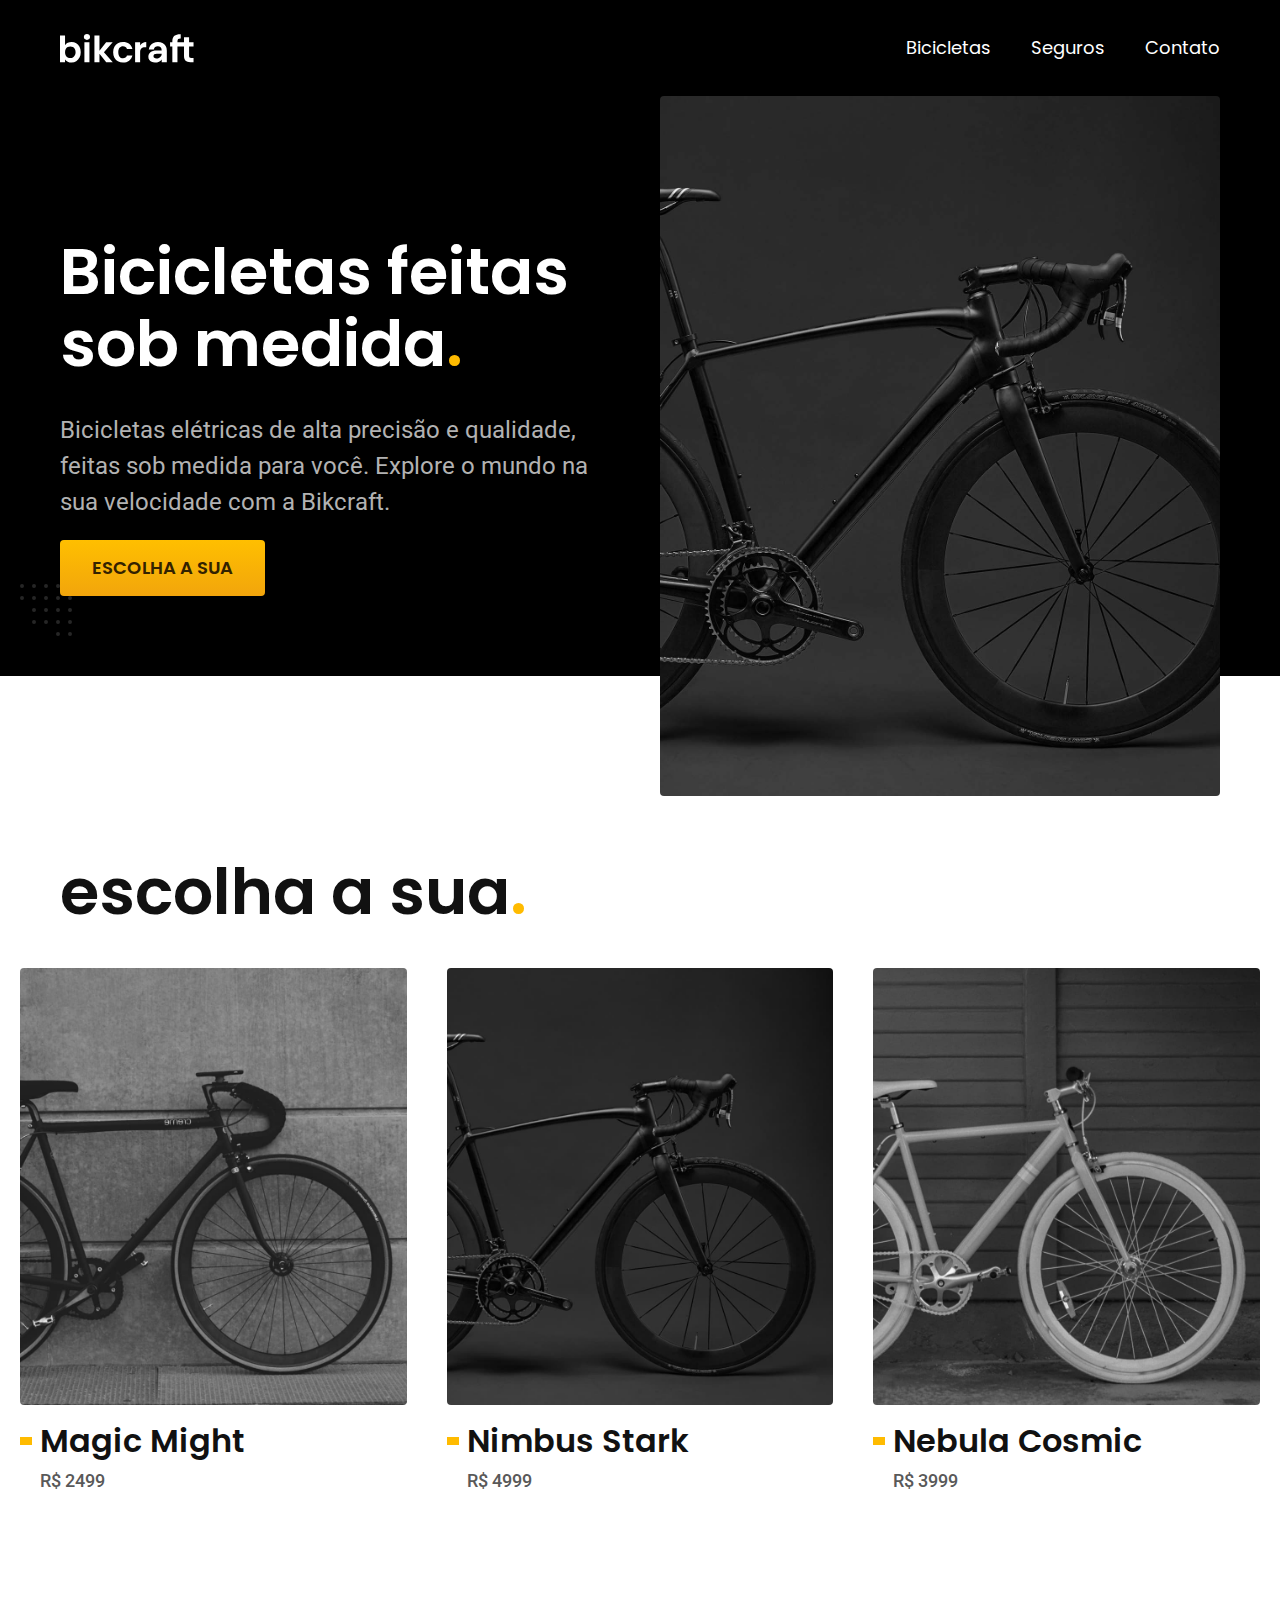
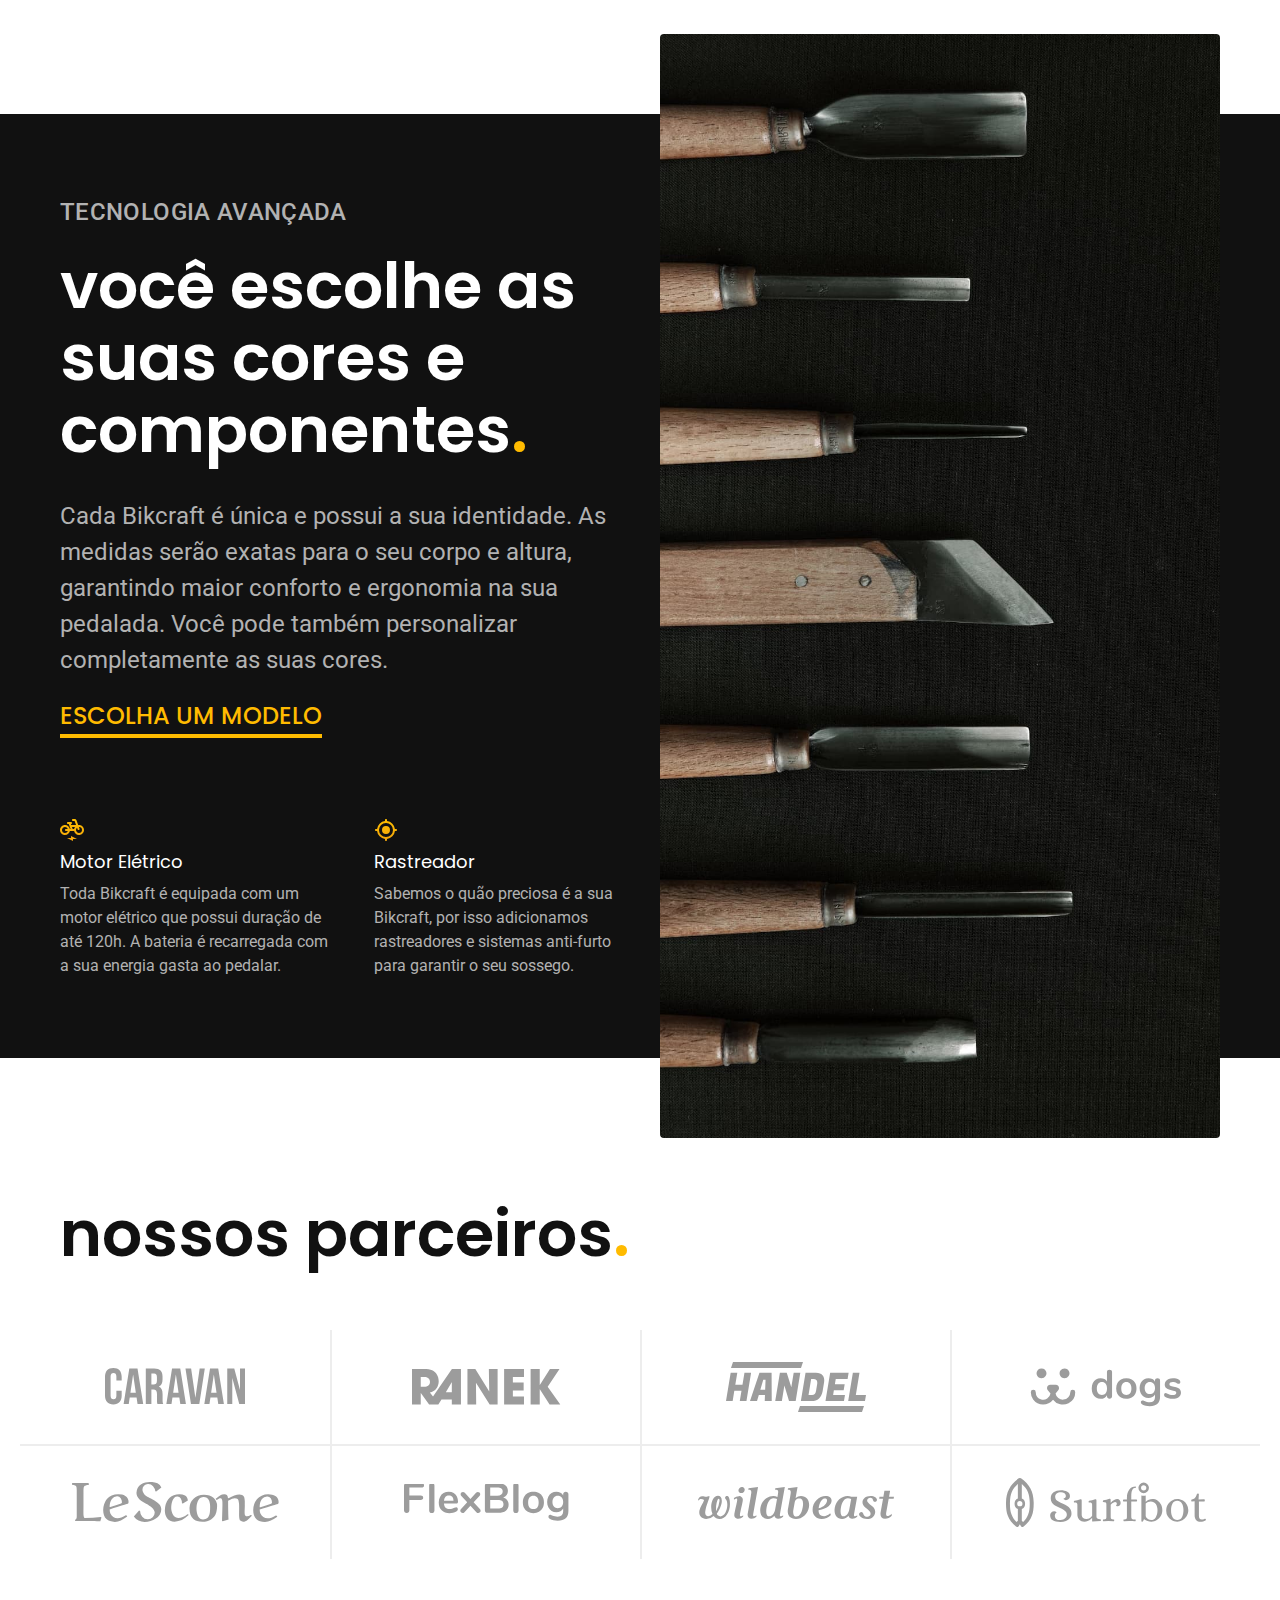
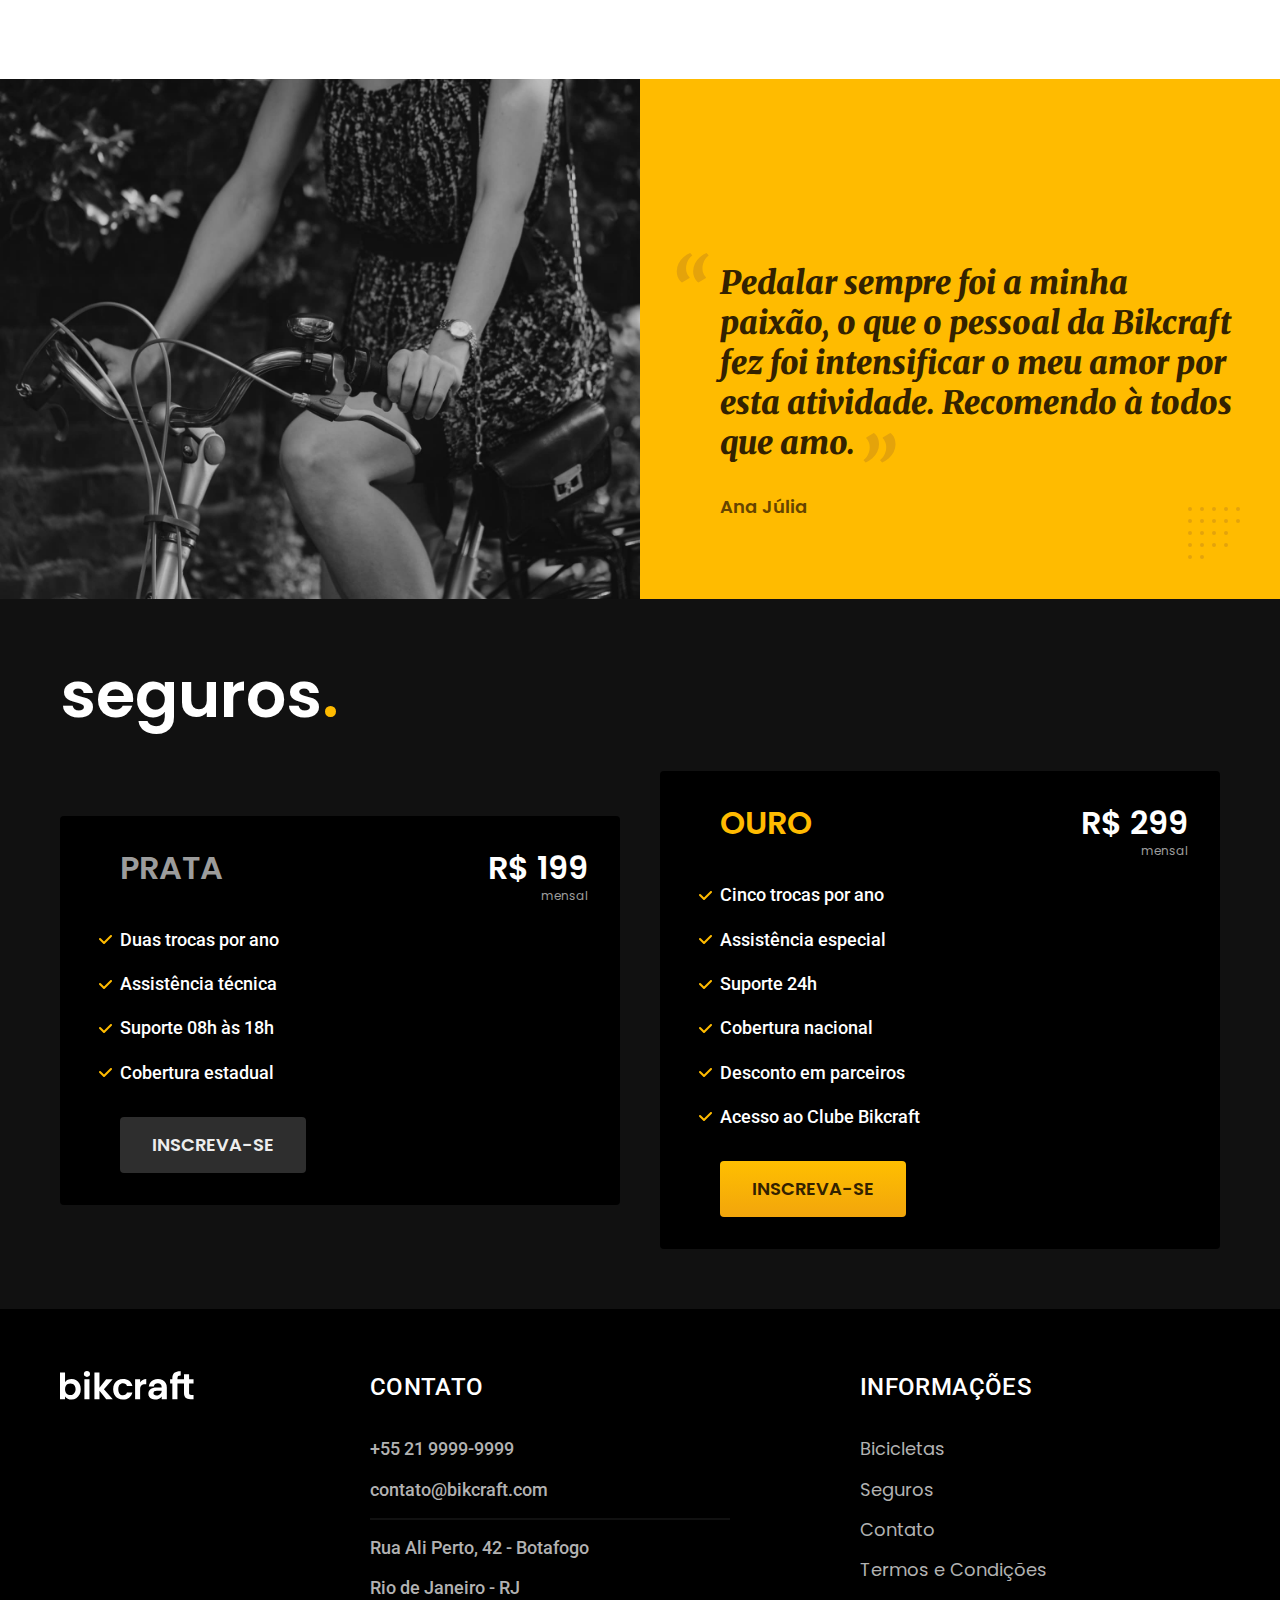
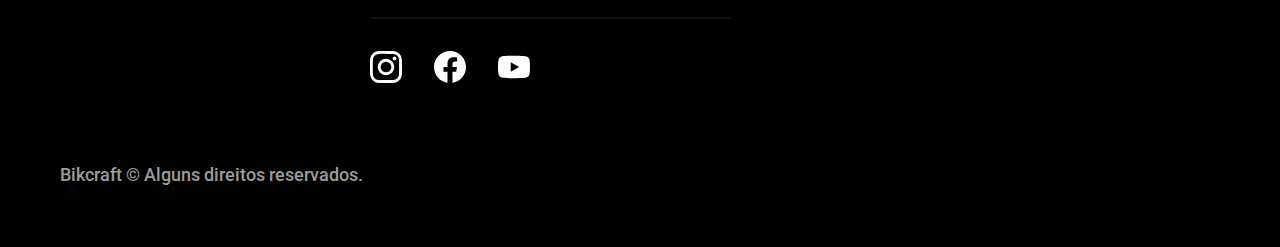
<file: index.html>
<!DOCTYPE html>
<html lang="pt-br">

<head>
  <meta charset="UTF-8">
  <meta name="viewport" content="width=device-width, initial-scale=1.0">

  <title>Bikcraft</title>
  <meta name="description" content="Bicicletas elétricas de alta precisão e qualidade, feitas sob medida para o cliente. Explore o mundo na sua velocidade com a Bikcraft.">

  <link rel="icon" href="/favicon.svg" type="image/svg+xml">
  <link rel="preload" href="/css/style.min.css" as="style">
  <link rel="stylesheet" href="/css/style.min.css">

  <script>document.documentElement.classList.add('js');</script>

  <link rel="preconnect" href="https://fonts.googleapis.com">
  <link rel="preconnect" href="https://fonts.gstatic.com" crossorigin>
  <link href="https://fonts.googleapis.com/css2?family=Merriweather:ital,wght@1,900&family=Poppins:wght@400;600&family=Roboto:wght@400;500&display=swap" rel="stylesheet">
</head>

<body>
  <header class="header-bg">
    <div class="header container">
      <a href="./">
        <img src="/img/bikcraft.svg" width="136" height="32" alt="Bikcraft">
      </a>

      <nav aria-label="primaria">
        <ul class="header-menu font-1-m cor-0">
          <li><a href="/bicicletas.html">Bicicletas</a></li>
          <li><a href="/seguros.html">Seguros</a></li>
          <li><a href="/contato.html">Contato</a></li>
        </ul>
      </nav>
    </div>
  </header>

  <main class="introducao-bg">
    <div class="introducao container">
      <div class="introducao-conteudo">
        <h1 class="font-1-xxl cor-0 fadeInDown" data-anime="200">Bicicletas feitas sob medida<span class="cor-p1">.</span></h1>
        <p class="font-2-l cor-5 fadeInDown" data-anime="400">Bicicletas elétricas de alta precisão e qualidade, feitas sob medida para você. Explore o mundo na sua velocidade com a Bikcraft.</p>
        <a class="botao fadeInDown" data-anime="600" href="./bicicletas.html">Escolha a sua</a>
      </div>
      <picture data-anime="800" class="fadeInDown">
        <source media="(max-width: 800px)" srcset="./img/bicicletas/nimbus.jpg">
        <img src="/img/fotos/introducao.jpg" width="1280" height="1600" alt="Bicicleta elétrica preta.">
      </picture>
    </div>
  </main>

  <article class="bicicletas-lista">
    <h2 class="container font-1-xxl">escolha a sua<span class="cor-p1">.</span></h2>

    <ul>
      <li>
        <a href="/bicicletas/magic.html">
          <img src="/img/bicicletas/magic-home.jpg" alt="Bicicleta preta" width="920" height="1040">
          <h3 class="font-1-xl">Magic Might</h3>
          <span class="font-2-m cor-8">R$ 2499</span>
        </a>
      </li>
      <li>
        <a href="/bicicletas/nimbus.html">
          <img src="/img/bicicletas/nimbus-home.jpg" alt="Bicicleta preta" width="920" height="1040">
          <h3 class="font-1-xl">Nimbus Stark</h3>
          <span class="font-2-m cor-8">R$ 4999</span>
        </a>
      </li>
      <li>
        <a href="/bicicletas/nebula.html">
          <img src="/img/bicicletas/nebula-home.jpg" alt="Bicicleta preta" width="920" height="1040">
          <h3 class="font-1-xl">Nebula Cosmic</h3>
          <span class="font-2-m cor-8">R$ 3999</span>
        </a>
      </li>
    </ul>
  </article>

  <article class="tecnologia-bg">
    <div class="tecnologia container">
      <div class="tecnologia-conteudo">
        <span class="font-2-l-b cor-5">Tecnologia Avançada</span>
        <h2 class="font-1-xxl cor-0">você escolhe as suas cores e componentes<span class="cor-p1">.</span></h2>
        <p class="font-2-l cor-5">Cada Bikcraft é única e possui a sua identidade. As medidas serão exatas para o seu corpo e altura, garantindo maior conforto e ergonomia na sua pedalada. Você pode também personalizar completamente as suas cores.</p>
        <a class="link" href="/bicicletas.html">Escolha um modelo</a>
        <div class="tecnologia-vantagens">
          <div>
            <img src="/img/icones/eletrica.svg" width="24" height="24" alt="">
            <h3 class="font-1-m cor-0">Motor Elétrico</h3>
            <p class="font-2-s cor-5">Toda Bikcraft é equipada com um motor elétrico que possui duração de até 120h. A bateria é recarregada com a sua energia gasta ao pedalar.</p>
          </div>
          <div>
            <img src="/img/icones/rastreador.svg" width="24" height="24" alt="">
            <h3 class="font-1-m cor-0">Rastreador</h3>
            <p class="font-2-s cor-5">Sabemos o quão preciosa é a sua Bikcraft, por isso adicionamos rastreadores e sistemas anti-furto para garantir o seu sossego.</p>
          </div>
        </div>
      </div>
      <div class="tecnologia-imagem">
        <img src="/img/fotos/tecnologia.jpg" width="1200" height="1920" alt="">
      </div>
    </div>
  </article>

  <section class="parceiros" aria-label="Nossos Parceiros">
    <h2 class="container font-1-xxl">nossos parceiros<span class="cor-p1">.</span></h2>

    <ul>
      <li><img src="/img/parceiros/caravan.svg" alt="Caravan" width="140" height="38"></li>
      <li><img src="/img/parceiros/ranek.svg" alt="Ranek" width="149" height="36"></li>
      <li><img src="/img/parceiros/handel.svg" alt="Handel" width="140" height="50"></li>
      <li><img src="/img/parceiros/dogs.svg" alt="Dogs" width="152" height="39"></li>
      <li><img src="/img/parceiros/lescone.svg" alt="LeScone" width="208" height="41"></li>
      <li><img src="/img/parceiros/flexblog.svg" alt="FlexBlog" width="165" height="38"></li>
      <li><img src="/img/parceiros/wildbeast.svg" alt="Wildbeast" width="196" height="34"></li>
      <li><img src="/img/parceiros/surfbot.svg" alt="Surfbot" width="200" height="49"></li>
    </ul>
  </section>

  <section class="depoimento" aria-label="Depoimento">
    <div>
      <img src="/img/fotos/depoimento.jpg" width="1560" height="1360" alt="Pessoa pedalando uma bicicleta Bikcraft">
    </div>
    <div class="depoimento-conteudo">
      <blockquote class="font-1-xl cor-p5">
        <p>Pedalar sempre foi a minha paixão, o que o pessoal da Bikcraft fez foi intensificar o meu amor por esta atividade. Recomendo à todos que amo.</p>
      </blockquote>
      <span class="font-1-m-b cor-p4">Ana Júlia</span>
    </div>
  </section>

  <article class="seguros-bg">
    <div class="seguros container">
      <h2 class="font-1-xxl cor-0">seguros<span class="cor-p1">.</span></h2>
      <div class="seguros-item">
        <h3 class="font-1-xl cor-6">PRATA</h3>
        <span class="font-1-xl cor-0">R$ 199 <span class="font-1-xs cor-6">mensal</span></span>
        <ul class="font-2-m cor-0">
          <li>Duas trocas por ano</li>
          <li>Assistência técnica</li>
          <li>Suporte 08h às 18h</li>
          <li>Cobertura estadual</li>
        </ul>
        <a class="botao secundario" href="/orcamento.html?tipo=seguro&produto=prata">Inscreva-se</a>
      </div>

      <div class="seguros-item">
        <h3 class="font-1-xl cor-p1">OURO</h3>
        <span class="font-1-xl cor-0">R$ 299 <span class="font-1-xs cor-6">mensal</span></span>
        <ul class="font-2-m cor-0">
          <li>Cinco trocas por ano</li>
          <li>Assistência especial</li>
          <li>Suporte 24h</li>
          <li>Cobertura nacional</li>
          <li>Desconto em parceiros</li>
          <li>Acesso ao Clube Bikcraft</li>
        </ul>
        <a class="botao" href="/orcamento.html?tipo=seguro&produto=ouro">Inscreva-se</a>
      </div>
    </div>
  </article>

  <footer class="footer-bg">
    <div class="footer container">
      <img src="/img/bikcraft.svg" width="136" height="32" alt="Bikcraft">
      <div class="footer-contato">
        <h3 class="font-2-l-b cor-0">Contato</h3>
        <ul class="font-2-m cor-5">
          <li><a href="tel:+552199999999">+55 21 9999-9999</a></li>
          <li><a href="mailto:contato@bikcraft.com">contato@bikcraft.com</a></li>
          <li>Rua Ali Perto, 42 - Botafogo</li>
          <li>Rio de Janeiro - RJ</li>
        </ul>
        <div class="footer-redes">
          <a href="./">
            <img src="/img/redes/instagram.svg" width="32" height="32" alt="Instagram">
          </a>
          <a href="./">
            <img src="/img/redes/facebook.svg" width="32" height="32" alt="Facebook">
          </a>
          <a href="./">
            <img src="/img/redes/youtube.svg" width="32" height="32" alt="Youtube">
          </a>
        </div>
      </div>
      <div class="footer-informacoes">
        <h3 class="font-2-l-b cor-0">Informações</h3>
        <nav>
          <ul class="font-1-m cor-5">
            <li><a href="/bicicletas.html">Bicicletas</a></li>
            <li><a href="/seguros.html">Seguros</a></li>
            <li><a href="/contato.html">Contato</a></li>
            <li><a href="/termos.html">Termos e Condições</a></li>
          </ul>
        </nav>
      </div>
      <p class="footer-copy font-2-m cor-6">Bikcraft © Alguns direitos reservados.</p>
    </div>
  </footer>

  <script src="/js/plugins/simple-anime.js"></script>
  <script src="/js/script.js"></script>
</body>

</html>
</file>
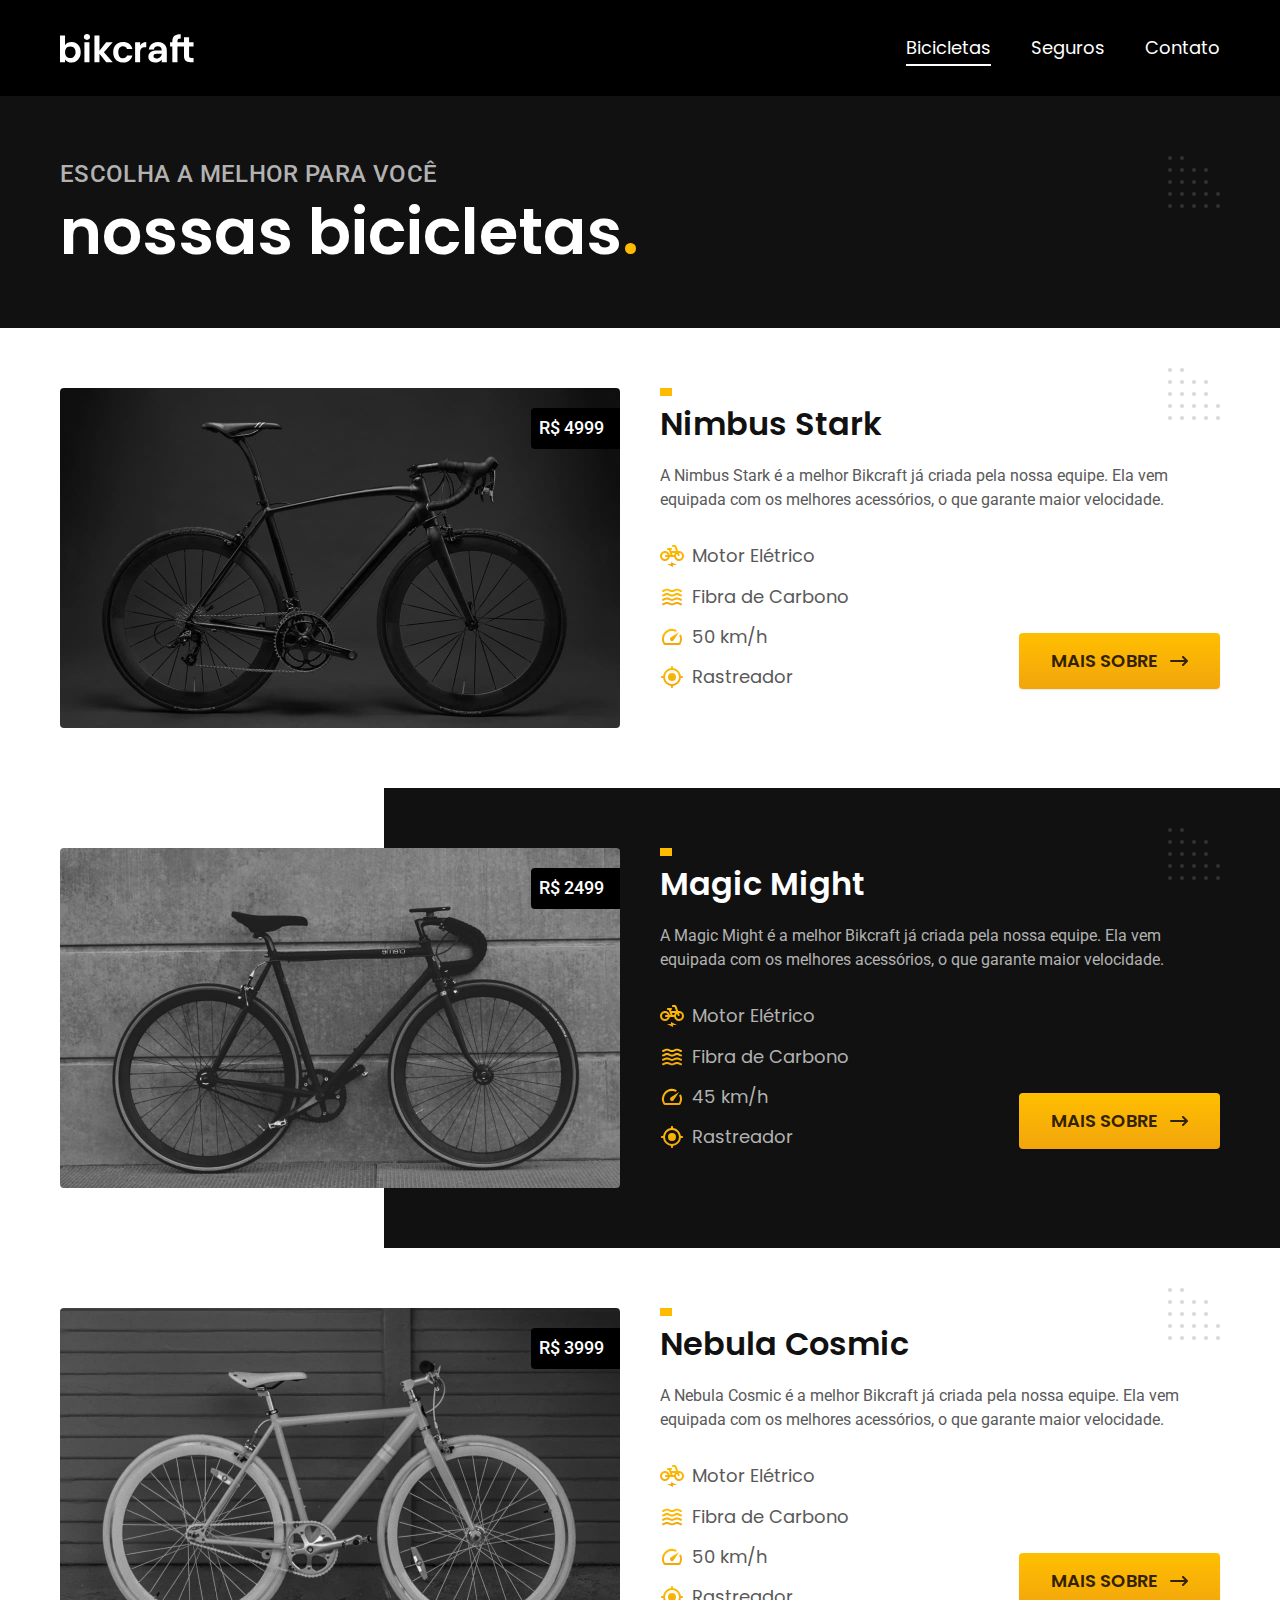
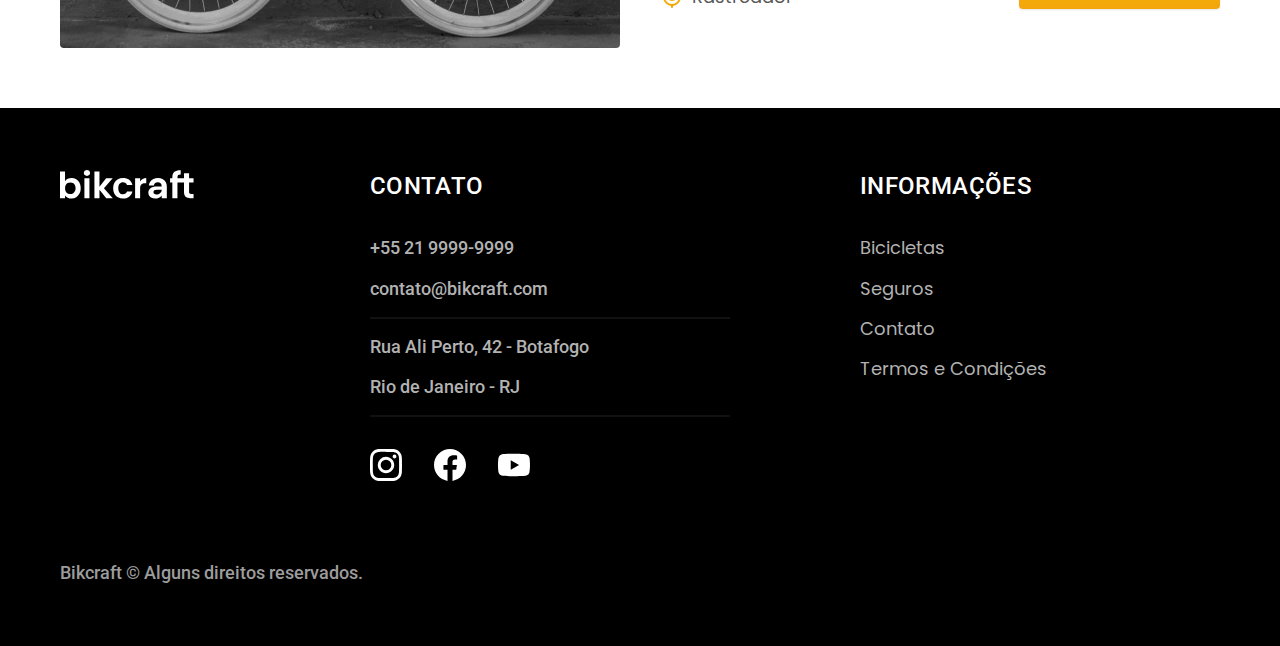
<file: bicicletas.html>
<!DOCTYPE html>
<html lang="pt-br">

<head>
  <meta charset="UTF-8">
  <meta name="viewport" content="width=device-width, initial-scale=1.0">

  <title>Bicicletas | Bikcraft</title>
  <meta name="description" content="Bicicletas">

  <link rel="icon" href="./favicon.svg" type="image/svg+xml">
  <link rel="preload" href="./css/style.min.css" as="style">
  <link rel="stylesheet" href="./css/style.min.css">
  <script>document.documentElement.classList.add('js');</script>

  <link rel="preconnect" href="https://fonts.googleapis.com">
  <link rel="preconnect" href="https://fonts.gstatic.com" crossorigin>
  <link href="https://fonts.googleapis.com/css2?family=Merriweather:ital,wght@1,900&family=Poppins:wght@400;600&family=Roboto:wght@400;500&display=swap" rel="stylesheet">
</head>

<body id="bicicletas">
  <header class="header-bg">
    <div class="header container">
      <a href="./">
        <img src="./img/bikcraft.svg" alt="Bikcraft">
      </a>

      <nav aria-label="primaria">
        <ul class="header-menu font-1-m cor-0">
          <li><a href="./bicicletas.html">Bicicletas</a></li>
          <li><a href="./seguros.html">Seguros</a></li>
          <li><a href="./contato.html">Contato</a></li>
        </ul>
      </nav>
    </div>
  </header>

  <main>
    <div class="titulo-bg">
      <div class="titulo container">
        <p class="font-2-l-b cor-5">Escolha a melhor para você</p>
        <h1 class="font-1-xxl cor-0">nossas bicicletas<span class="cor-p1">.</span></h1>
      </div>
    </div>

    <div class="bicicletas container">
      <div class="bicicletas-imagem">
        <img src="./img/bicicletas/nimbus.jpg" alt="Bicicleta preta">
        <span class="font-2-m cor-0">R$ 4999</span>
      </div>
      <div class="bicicletas-conteudo">
        <h2 class="font-1-xl">Nimbus Stark</h2>
        <p class="font-2-s cor-8">A Nimbus Stark é a melhor Bikcraft já criada pela nossa equipe. Ela vem equipada com os melhores acessórios, o que garante maior velocidade.</p>
        <ul class="font-1-m cor-8">
          <li>
            <img src="./img/icones/eletrica.svg" alt="">
            Motor Elétrico
          </li>
          <li>
            <img src="./img/icones/carbono.svg" alt="">
            Fibra de Carbono
          </li>
          <li>
            <img src="./img/icones/velocidade.svg" alt="">
            50 km/h
          </li>
          <li>
            <img src="./img/icones/rastreador.svg" alt="">
            Rastreador
          </li>
        </ul>
        <a class="botao seta" href="./bicicletas/nimbus.html">Mais Sobre</a>
      </div>
    </div>

    <div class="bicicletas-bg">
      <div class="bicicletas container">
        <div class="bicicletas-imagem">
          <img src="./img/bicicletas/magic.jpg" alt="Bicicleta preta">
          <span class="font-2-m cor-0">R$ 2499</span>
        </div>
        <div class="bicicletas-conteudo">
          <h2 class="font-1-xl cor-0">Magic Might</h2>
          <p class="font-2-s cor-5">A Magic Might é a melhor Bikcraft já criada pela nossa equipe. Ela vem equipada com os melhores acessórios, o que garante maior velocidade.</p>
          <ul class="font-1-m cor-5">
            <li>
              <img src="./img/icones/eletrica.svg" alt="">
              Motor Elétrico
            </li>
            <li>
              <img src="./img/icones/carbono.svg" alt="">
              Fibra de Carbono
            </li>
            <li>
              <img src="./img/icones/velocidade.svg" alt="">
              45 km/h
            </li>
            <li>
              <img src="./img/icones/rastreador.svg" alt="">
              Rastreador
            </li>
          </ul>
          <a class="botao seta" href="./bicicletas/magic.html">Mais Sobre</a>
        </div>
      </div>
    </div>

    <div class="bicicletas container">
      <div class="bicicletas-imagem">
        <img src="./img/bicicletas/nebula.jpg" alt="Bicicleta preta">
        <span class="font-2-m cor-0">R$ 3999</span>
      </div>
      <div class="bicicletas-conteudo">
        <h2 class="font-1-xl">Nebula Cosmic</h2>
        <p class="font-2-s cor-8">A Nebula Cosmic é a melhor Bikcraft já criada pela nossa equipe. Ela vem equipada com os melhores acessórios, o que garante maior velocidade.</p>
        <ul class="font-1-m cor-8">
          <li>
            <img src="./img/icones/eletrica.svg" alt="">
            Motor Elétrico
          </li>
          <li>
            <img src="./img/icones/carbono.svg" alt="">
            Fibra de Carbono
          </li>
          <li>
            <img src="./img/icones/velocidade.svg" alt="">
            50 km/h
          </li>
          <li>
            <img src="./img/icones/rastreador.svg" alt="">
            Rastreador
          </li>
        </ul>
        <a class="botao seta" href="./bicicletas/nebula.html">Mais Sobre</a>
      </div>
    </div>

  </main>

  <footer class="footer-bg">
    <div class="footer container">
      <img src="./img/bikcraft.svg" alt="Bikcraft">
      <div class="footer-contato">
        <h3 class="font-2-l-b cor-0">Contato</h3>
        <ul class="font-2-m cor-5">
          <li><a href="tel:+552199999999">+55 21 9999-9999</a></li>
          <li><a href="mailto:contato@bikcraft.com">contato@bikcraft.com</a></li>
          <li>Rua Ali Perto, 42 - Botafogo</li>
          <li>Rio de Janeiro - RJ</li>
        </ul>
        <div class="footer-redes">
          <a href="./">
            <img src="./img/redes/instagram.svg" alt="Instagram">
          </a>
          <a href="./">
            <img src="./img/redes/facebook.svg" alt="Facebook">
          </a>
          <a href="./">
            <img src="./img/redes/youtube.svg" alt="Youtube">
          </a>
        </div>
      </div>
      <div class="footer-informacoes">
        <h3 class="font-2-l-b cor-0">Informações</h3>
        <nav>
          <ul class="font-1-m cor-5">
            <li><a href="./bicicletas.html">Bicicletas</a></li>
            <li><a href="./seguros.html">Seguros</a></li>
            <li><a href="./contato.html">Contato</a></li>
            <li><a href="./termos.html">Termos e Condições</a></li>
          </ul>
        </nav>
      </div>
      <p class="footer-copy font-2-m cor-6">Bikcraft © Alguns direitos reservados.</p>
    </div>
  </footer>
  <script src="./js/script.js"></script>
</body>

</html>
</file>
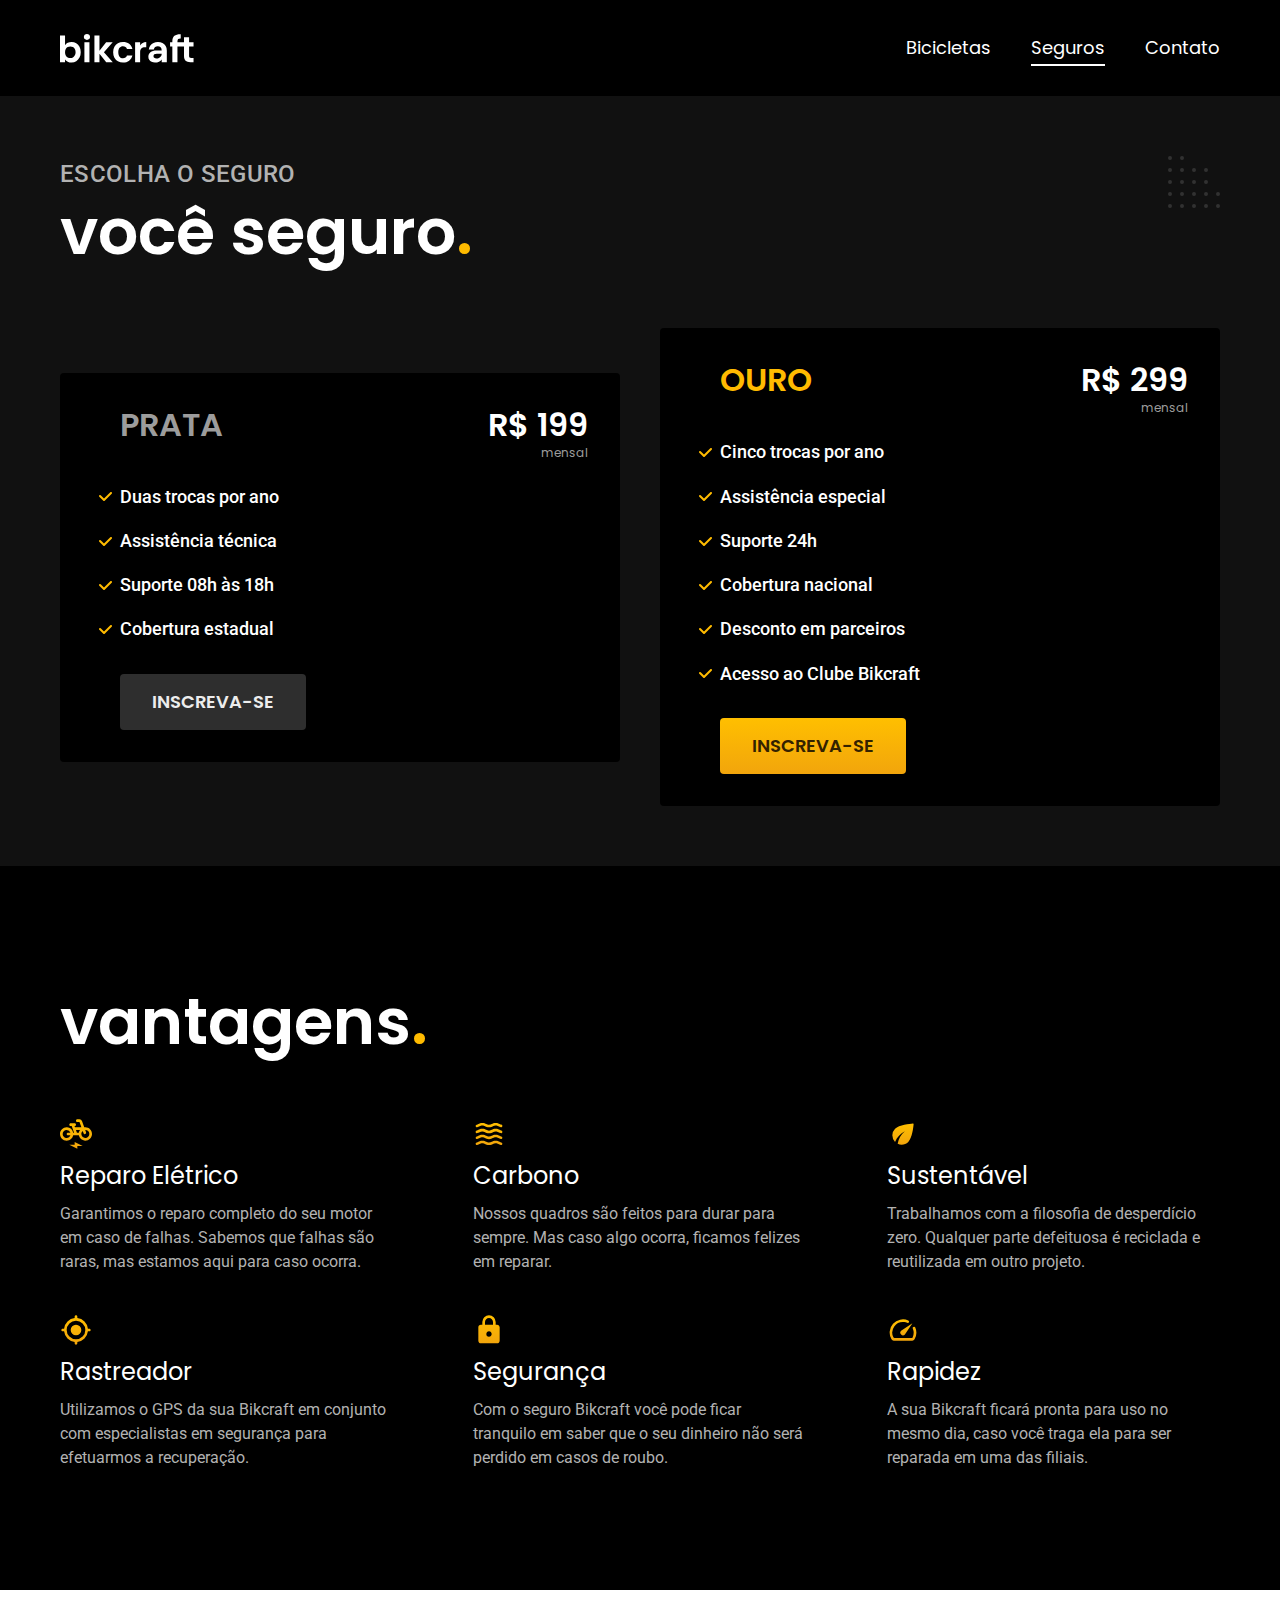
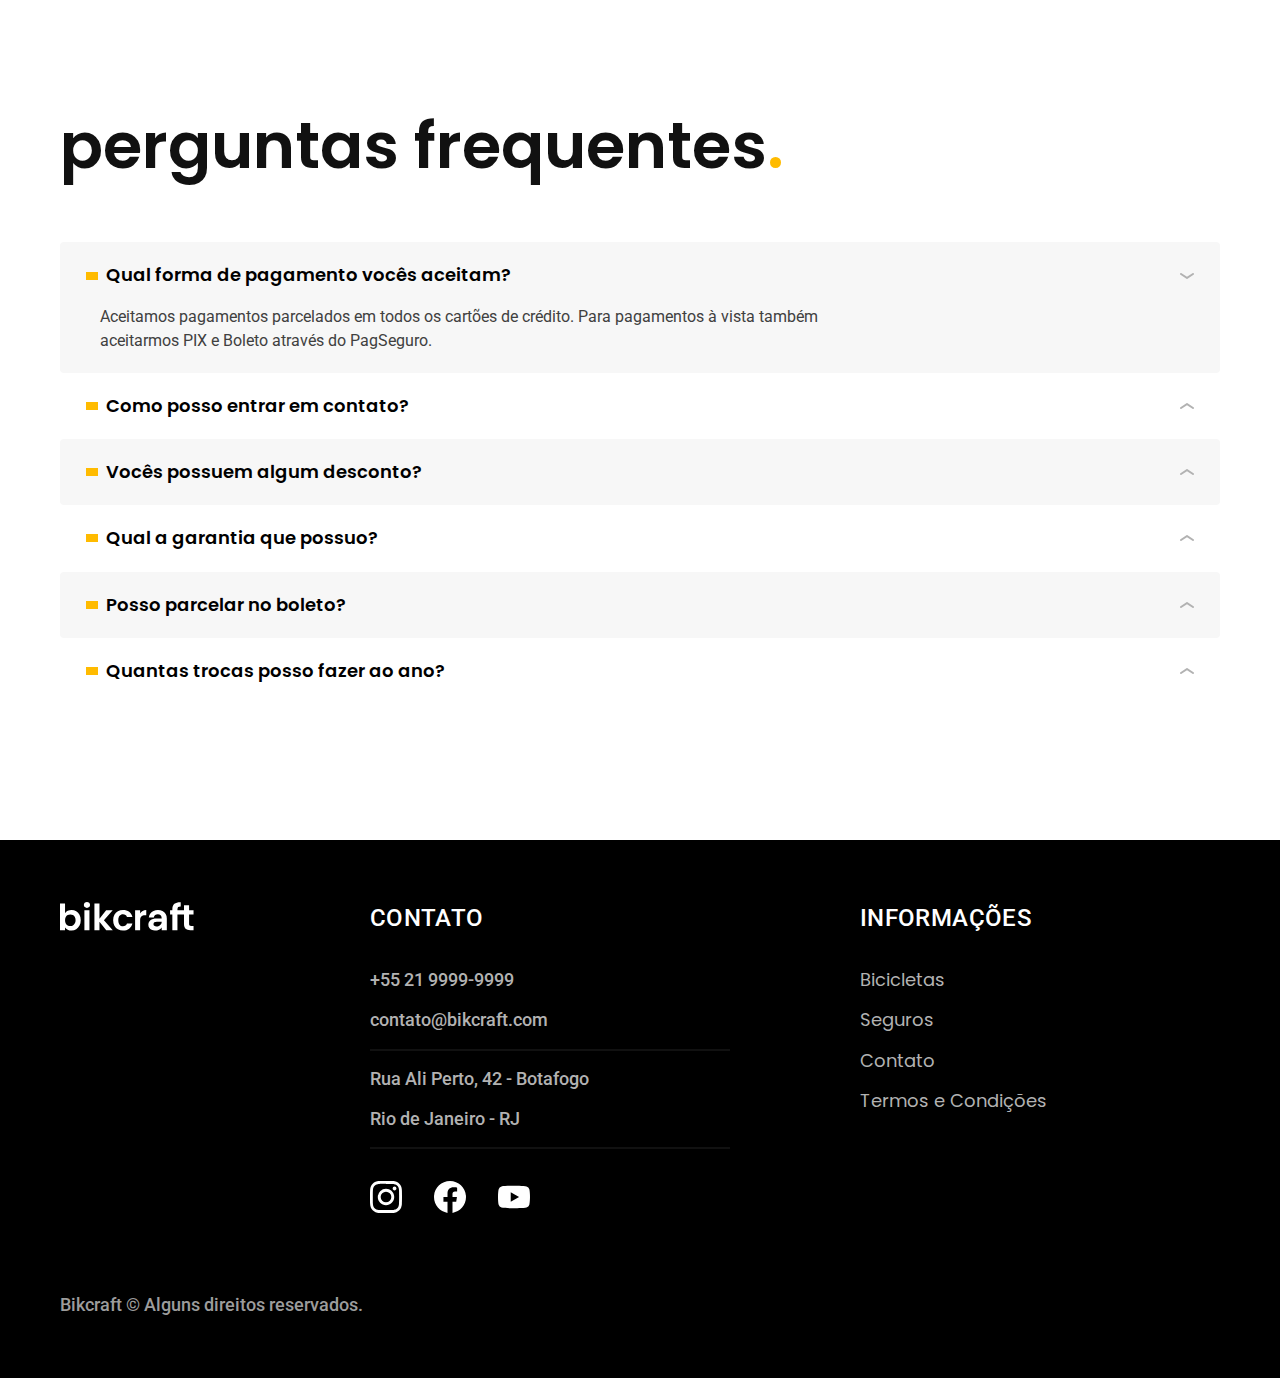
<file: seguros.html>
<!DOCTYPE html>
<html lang="pt-br">

<head>
  <meta charset="UTF-8">
  <meta name="viewport" content="width=device-width, initial-scale=1.0">

  <title>Seguros | Bikcraft</title>
  <meta name="description" content="Seguros.">

  <link rel="icon" href="./favicon.svg" type="image/svg+xml">
  <link rel="preload" href="./css/style.min.css" as="style">
  <link rel="stylesheet" href="./css/style.min.css">
  <script>document.documentElement.classList.add('js');</script>

  <link rel="preconnect" href="https://fonts.googleapis.com">
  <link rel="preconnect" href="https://fonts.gstatic.com" crossorigin>
  <link href="https://fonts.googleapis.com/css2?family=Merriweather:ital,wght@1,900&family=Poppins:wght@400;600&family=Roboto:wght@400;500&display=swap" rel="stylesheet">
</head>

<body id="seguros">
  <header class="header-bg">
    <div class="header container">
      <a href="./">
        <img src="./img/bikcraft.svg" alt="Bikcraft">
      </a>

      <nav aria-label="primaria">
        <ul class="header-menu font-1-m cor-0">
          <li><a href="./bicicletas.html">Bicicletas</a></li>
          <li><a href="./seguros.html">Seguros</a></li>
          <li><a href="./contato.html">Contato</a></li>
        </ul>
      </nav>
    </div>
  </header>

  <main class="seguros-bg">
    <div class="titulo-bg">
      <div class="titulo container">
        <p class="font-2-l-b cor-5">Escolha o seguro</p>
        <h1 class="font-1-xxl cor-0">você seguro<span class="cor-p1">.</span></h1>
      </div>
    </div>

    <div class="seguros container">

      <div class="seguros-item fadeInLeft" data-anime="200">
        <h3 class="font-1-xl cor-6">PRATA</h3>
        <span class="font-1-xl cor-0">R$ 199 <span class="font-1-xs cor-6">mensal</span></span>
        <ul class="font-2-m cor-0">
          <li>Duas trocas por ano</li>
          <li>Assistência técnica</li>
          <li>Suporte 08h às 18h</li>
          <li>Cobertura estadual</li>
        </ul>
        <a class="botao secundario" href="./orcamento.html?tipo=seguro&produto=prata">Inscreva-se</a>
      </div>

      <div class="seguros-item fadeInRight" data-anime="400">
        <h3 class="font-1-xl cor-p1">OURO</h3>
        <span class="font-1-xl cor-0">R$ 299 <span class="font-1-xs cor-6">mensal</span></span>
        <ul class="font-2-m cor-0">
          <li>Cinco trocas por ano</li>
          <li>Assistência especial</li>
          <li>Suporte 24h</li>
          <li>Cobertura nacional</li>
          <li>Desconto em parceiros</li>
          <li>Acesso ao Clube Bikcraft</li>
        </ul>
        <a class="botao" href="./orcamento.html?tipo=seguro&produto=ouro">Inscreva-se</a>
      </div>
    </div>
  </main>

  <article class="vantagens-bg">
    <div class="vantagens container">
      <h2 class="font-1-xxl cor-0">vantagens<span class="cor-p1">.</span></h2>
      <ul>
        <li>
          <img src="./img/icones/eletrica.svg" alt="">
          <h3 class="font-1-l cor-0">Reparo Elétrico</h3>
          <p class="font-2-s cor-5">Garantimos o reparo completo do seu motor em caso de falhas. Sabemos que falhas são raras, mas estamos aqui para caso ocorra.</p>
        </li>
        <li>
          <img src="./img/icones/carbono.svg" alt="">
          <h3 class="font-1-l cor-0">Carbono</h3>
          <p class="font-2-s cor-5">Nossos quadros são feitos para durar para sempre. Mas caso algo ocorra, ficamos felizes em reparar.</p>
        </li>
        <li>
          <img src="./img/icones/sustentavel.svg" alt="">
          <h3 class="font-1-l cor-0">Sustentável</h3>
          <p class="font-2-s cor-5">Trabalhamos com a filosofia de desperdício zero. Qualquer parte defeituosa é reciclada e reutilizada em outro projeto.</p>
        </li>
        <li>
          <img src="./img/icones/rastreador.svg" alt="">
          <h3 class="font-1-l cor-0">Rastreador</h3>
          <p class="font-2-s cor-5">Utilizamos o GPS da sua Bikcraft em conjunto com especialistas em segurança para efetuarmos a recuperação.</p>
        </li>
        <li>
          <img src="./img/icones/seguro.svg" alt="">
          <h3 class="font-1-l cor-0">Segurança</h3>
          <p class="font-2-s cor-5">Com o seguro Bikcraft você pode ficar tranquilo em saber que o seu dinheiro não será perdido em casos de roubo.</p>
        </li>
        <li>
          <img src="./img/icones/velocidade.svg" alt="">
          <h3 class="font-1-l cor-0">Rapidez</h3>
          <p class="font-2-s cor-5">A sua Bikcraft ficará pronta para uso no mesmo dia, caso você traga ela para ser reparada em uma das filiais.</p>
        </li>
      </ul>
    </div>
  </article>

  <article class="perguntas container">
    <h2 class="font-1-xxl">perguntas frequentes<span class="cor-p1">.</span></h2>

    <dl>
      <div>
        <dt><button class="font-1-m-b" aria-controls="pergunta1" aria-expanded="true">Qual forma de pagamento vocês aceitam?</button></dt>
        <dd id="pergunta1" class="font-2-s cor-9 ativa">Aceitamos pagamentos parcelados em todos os cartões de crédito. Para pagamentos à vista também aceitarmos PIX e Boleto através do PagSeguro.</dd>
      </div>
      <div>
        <dt><button class="font-1-m-b" aria-controls="pergunta2" aria-expanded="false">Como posso entrar em contato?</button></dt>
        <dd id="pergunta2" class="font-2-s cor-9">Aceitamos pagamentos parcelados em todos os cartões de crédito. Para pagamentos à vista também aceitarmos PIX e Boleto através do PagSeguro.</dd>
      </div>
      <div>
        <dt><button class="font-1-m-b" aria-controls="pergunta3" aria-expanded="false">Vocês possuem algum desconto?</button></dt>
        <dd id="pergunta3" class="font-2-s cor-9">Aceitamos pagamentos parcelados em todos os cartões de crédito. Para pagamentos à vista também aceitarmos PIX e Boleto através do PagSeguro.</dd>
      </div>
      <div>
        <dt><button class="font-1-m-b" aria-controls="pergunta4" aria-expanded="false">Qual a garantia que possuo?</button></dt>
        <dd id="pergunta4" class="font-2-s cor-9">Aceitamos pagamentos parcelados em todos os cartões de crédito. Para pagamentos à vista também aceitarmos PIX e Boleto através do PagSeguro.</dd>
      </div>
      <div>
        <dt><button class="font-1-m-b" aria-controls="pergunta5" aria-expanded="false">Posso parcelar no boleto?</button></dt>
        <dd id="pergunta5" class="font-2-s cor-9">Aceitamos pagamentos parcelados em todos os cartões de crédito. Para pagamentos à vista também aceitarmos PIX e Boleto através do PagSeguro.</dd>
      </div>
      <div>
        <dt><button class="font-1-m-b" aria-controls="pergunta6" aria-expanded="false">Quantas trocas posso fazer ao ano?</button></dt>
        <dd id="pergunta6" class="font-2-s cor-9">Aceitamos pagamentos parcelados em todos os cartões de crédito. Para pagamentos à vista também aceitarmos PIX e Boleto através do PagSeguro.</dd>
      </div>
    </dl>
  </article>

  <footer class="footer-bg">
    <div class="footer container">
      <img src="./img/bikcraft.svg" alt="Bikcraft">
      <div class="footer-contato">
        <h3 class="font-2-l-b cor-0">Contato</h3>
        <ul class="font-2-m cor-5">
          <li><a href="tel:+552199999999">+55 21 9999-9999</a></li>
          <li><a href="mailto:contato@bikcraft.com">contato@bikcraft.com</a></li>
          <li>Rua Ali Perto, 42 - Botafogo</li>
          <li>Rio de Janeiro - RJ</li>
        </ul>
        <div class="footer-redes">
          <a href="./">
            <img src="./img/redes/instagram.svg" alt="Instagram">
          </a>
          <a href="./">
            <img src="./img/redes/facebook.svg" alt="Facebook">
          </a>
          <a href="./">
            <img src="./img/redes/youtube.svg" alt="Youtube">
          </a>
        </div>
      </div>
      <div class="footer-informacoes">
        <h3 class="font-2-l-b cor-0">Informações</h3>
        <nav>
          <ul class="font-1-m cor-5">
            <li><a href="./bicicletas.html">Bicicletas</a></li>
            <li><a href="./seguros.html">Seguros</a></li>
            <li><a href="./contato.html">Contato</a></li>
            <li><a href="./termos.html">Termos e Condições</a></li>
          </ul>
        </nav>
      </div>
      <p class="footer-copy font-2-m cor-6">Bikcraft © Alguns direitos reservados.</p>
    </div>
  </footer>

  <script src="/js/plugins/simple-anime.js"></script>
  <script src="/js/script.js"></script>
</body>

</html>
</file>
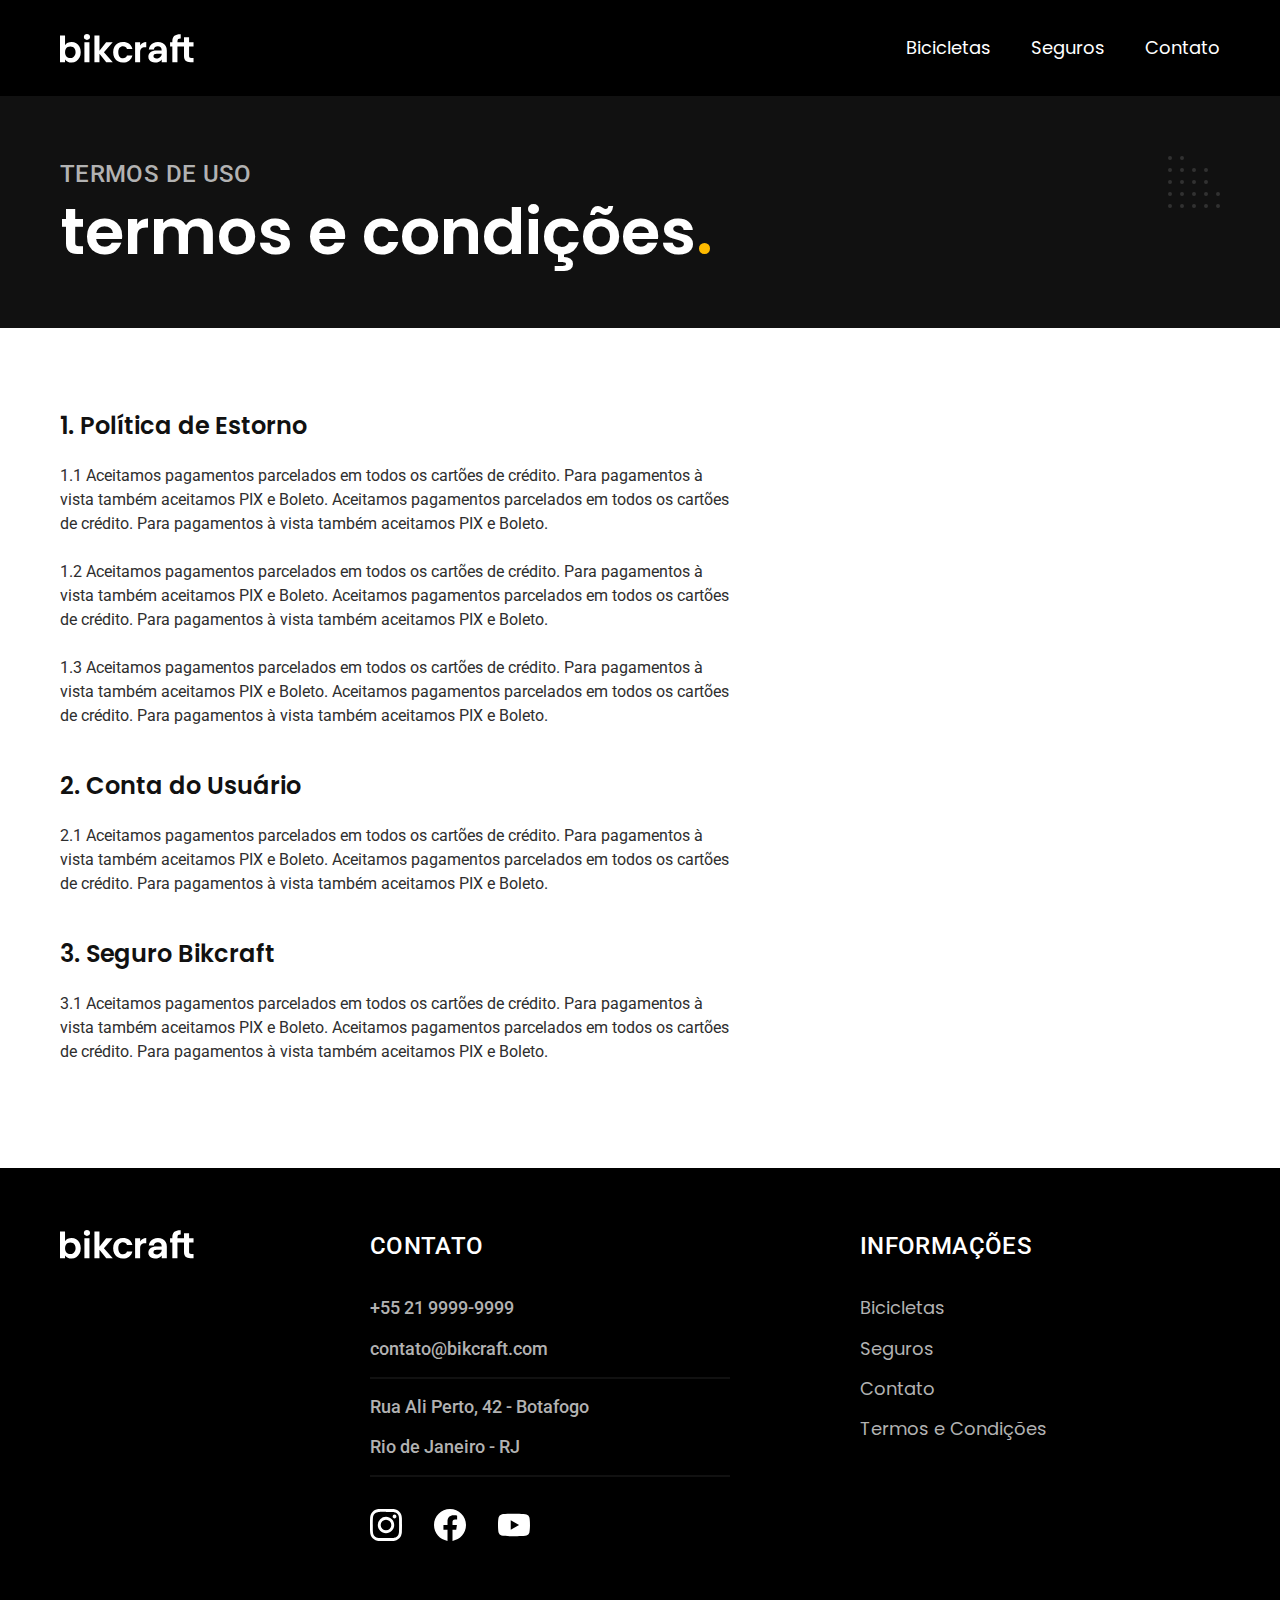
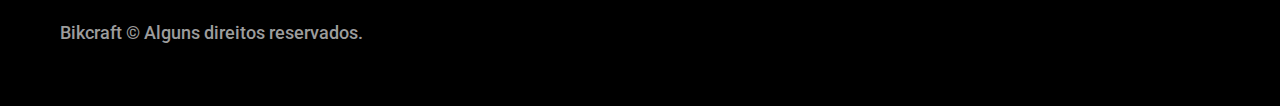
<file: termos.html>
<!DOCTYPE html>
<html lang="pt-br">

<head>
  <meta charset="UTF-8">
  <meta name="viewport" content="width=device-width, initial-scale=1.0">

  <title>Termos e Condições | Bikcraft</title>
  <meta name="description" content="Termos e condições.">

  <link rel="icon" href="./favicon.svg" type="image/svg+xml">
  <link rel="preload" href="./css/style.min.css" as="style">
  <link rel="stylesheet" href="./css/style.min.css">
  <script>document.documentElement.classList.add('js');</script>

  <link rel="preconnect" href="https://fonts.googleapis.com">
  <link rel="preconnect" href="https://fonts.gstatic.com" crossorigin>
  <link href="https://fonts.googleapis.com/css2?family=Merriweather:ital,wght@1,900&family=Poppins:wght@400;600&family=Roboto:wght@400;500&display=swap" rel="stylesheet">
</head>

<body id="termos">
  <header class="header-bg">
    <div class="header container">
      <a href="./">
        <img src="./img/bikcraft.svg" alt="Bikcraft">
      </a>

      <nav aria-label="primaria">
        <ul class="header-menu font-1-m cor-0">
          <li><a href="./bicicletas.html">Bicicletas</a></li>
          <li><a href="./seguros.html">Seguros</a></li>
          <li><a href="./contato.html">Contato</a></li>
        </ul>
      </nav>
    </div>
  </header>

  <main>
    <div class="titulo-bg">
      <div class="titulo container">
        <p class="font-2-l-b cor-5">Termos de uso</p>
        <h1 class="font-1-xxl cor-0">termos e condições<span class="cor-p1">.</span></h1>
      </div>
    </div>

    <div class="termos font-2-s cor-10 container">
      <h2 class="font-1-l cor-11">1. Política de Estorno</h2>
      <p>1.1 Aceitamos pagamentos parcelados em todos os cartões de crédito. Para pagamentos à vista também aceitamos PIX e Boleto. Aceitamos pagamentos parcelados em todos os cartões de crédito. Para pagamentos à vista também aceitamos PIX e Boleto.</p>
      <p>1.2 Aceitamos pagamentos parcelados em todos os cartões de crédito. Para pagamentos à vista também aceitamos PIX e Boleto. Aceitamos pagamentos parcelados em todos os cartões de crédito. Para pagamentos à vista também aceitamos PIX e Boleto.</p>
      <p>1.3 Aceitamos pagamentos parcelados em todos os cartões de crédito. Para pagamentos à vista também aceitamos PIX e Boleto. Aceitamos pagamentos parcelados em todos os cartões de crédito. Para pagamentos à vista também aceitamos PIX e Boleto.</p>
      <h2 class="font-1-l cor-11">2. Conta do Usuário</h2>
      <p>2.1 Aceitamos pagamentos parcelados em todos os cartões de crédito. Para pagamentos à vista também aceitamos PIX e Boleto. Aceitamos pagamentos parcelados em todos os cartões de crédito. Para pagamentos à vista também aceitamos PIX e Boleto.</p>
      <h2 class="font-1-l cor-11">3. Seguro Bikcraft</h2>
      <p>3.1 Aceitamos pagamentos parcelados em todos os cartões de crédito. Para pagamentos à vista também aceitamos PIX e Boleto. Aceitamos pagamentos parcelados em todos os cartões de crédito. Para pagamentos à vista também aceitamos PIX e Boleto.</p>
    </div>
  </main>

  <footer class="footer-bg">
    <div class="footer container">
      <img src="./img/bikcraft.svg" alt="Bikcraft">
      <div class="footer-contato">
        <h3 class="font-2-l-b cor-0">Contato</h3>
        <ul class="font-2-m cor-5">
          <li><a href="tel:+552199999999">+55 21 9999-9999</a></li>
          <li><a href="mailto:contato@bikcraft.com">contato@bikcraft.com</a></li>
          <li>Rua Ali Perto, 42 - Botafogo</li>
          <li>Rio de Janeiro - RJ</li>
        </ul>
        <div class="footer-redes">
          <a href="./">
            <img src="./img/redes/instagram.svg" alt="Instagram">
          </a>
          <a href="./">
            <img src="./img/redes/facebook.svg" alt="Facebook">
          </a>
          <a href="./">
            <img src="./img/redes/youtube.svg" alt="Youtube">
          </a>
        </div>
      </div>
      <div class="footer-informacoes">
        <h3 class="font-2-l-b cor-0">Informações</h3>
        <nav>
          <ul class="font-1-m cor-5">
            <li><a href="./bicicletas.html">Bicicletas</a></li>
            <li><a href="./seguros.html">Seguros</a></li>
            <li><a href="./contato.html">Contato</a></li>
            <li><a href="./termos.html">Termos e Condições</a></li>
          </ul>
        </nav>
      </div>
      <p class="footer-copy font-2-m cor-6">Bikcraft © Alguns direitos reservados.</p>
    </div>
  </footer>
  <script src="./js/script.js"></script>
</body>

</html>
</file>
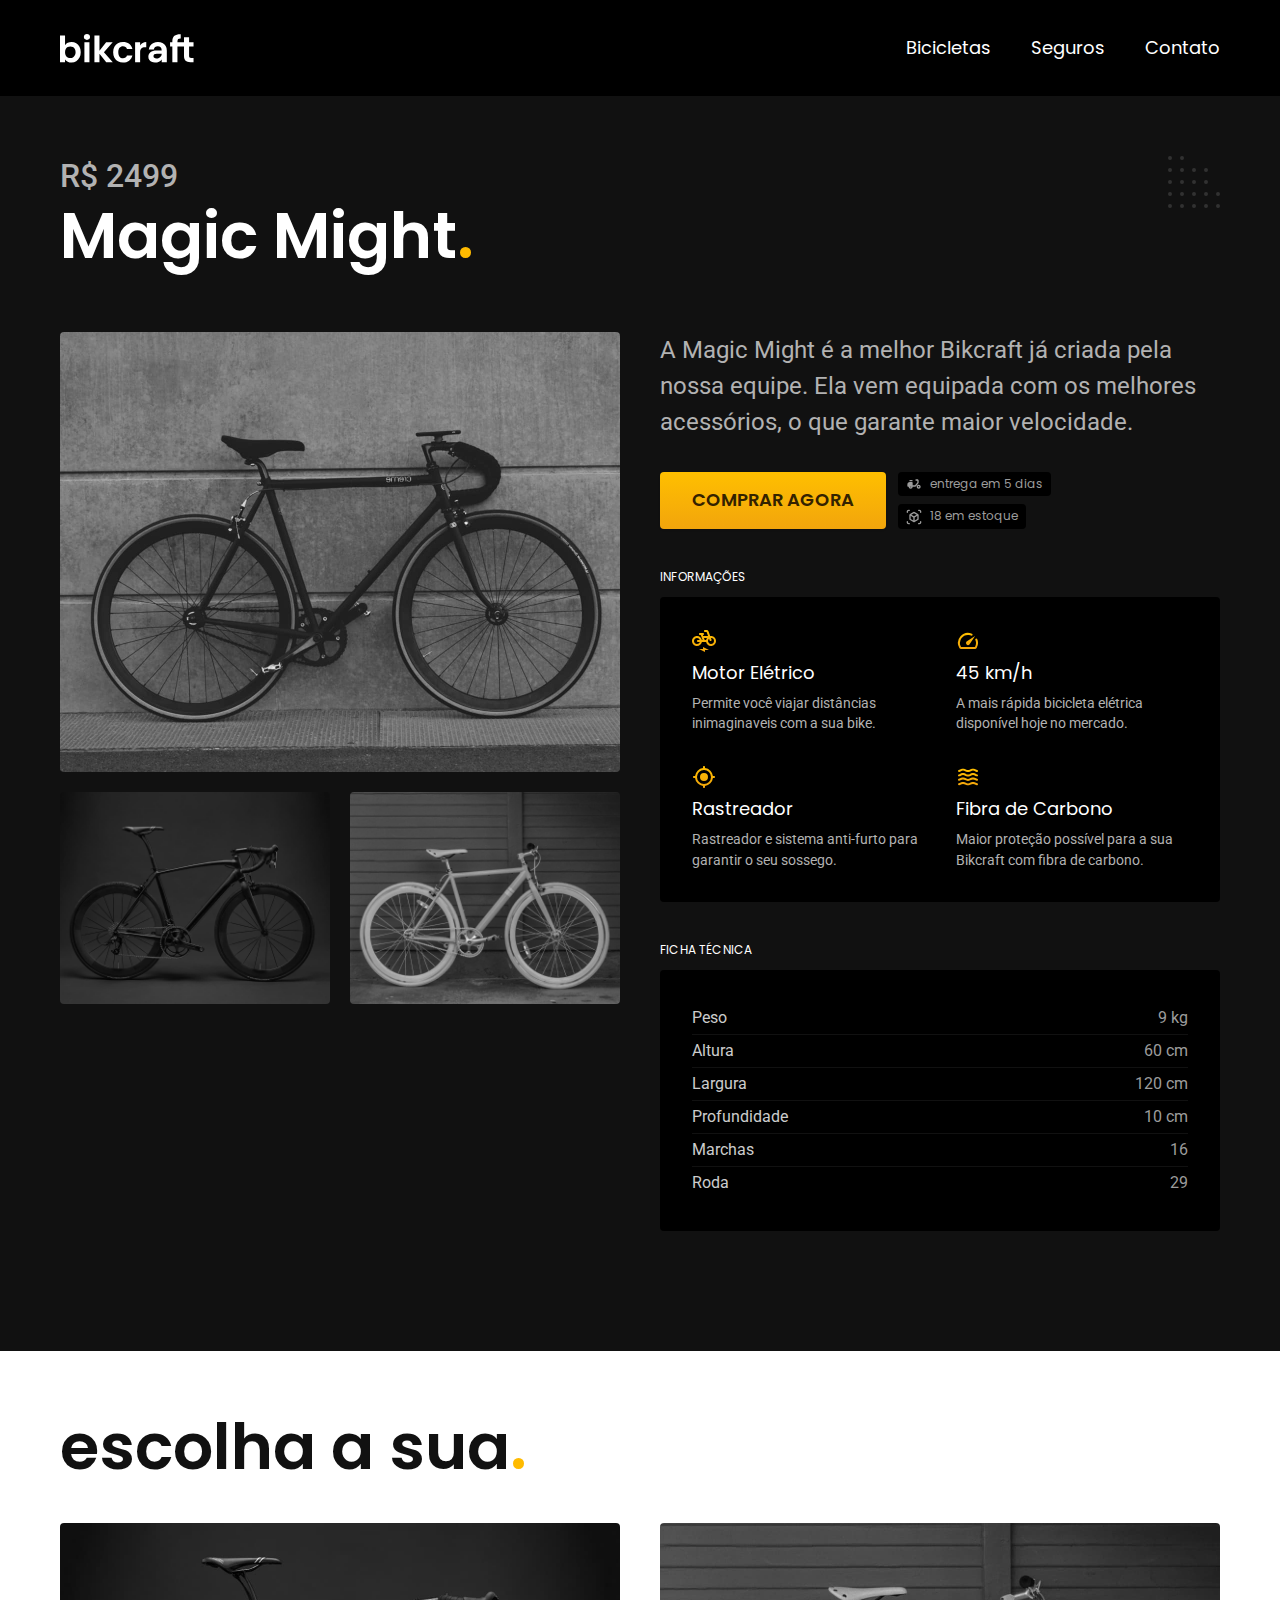
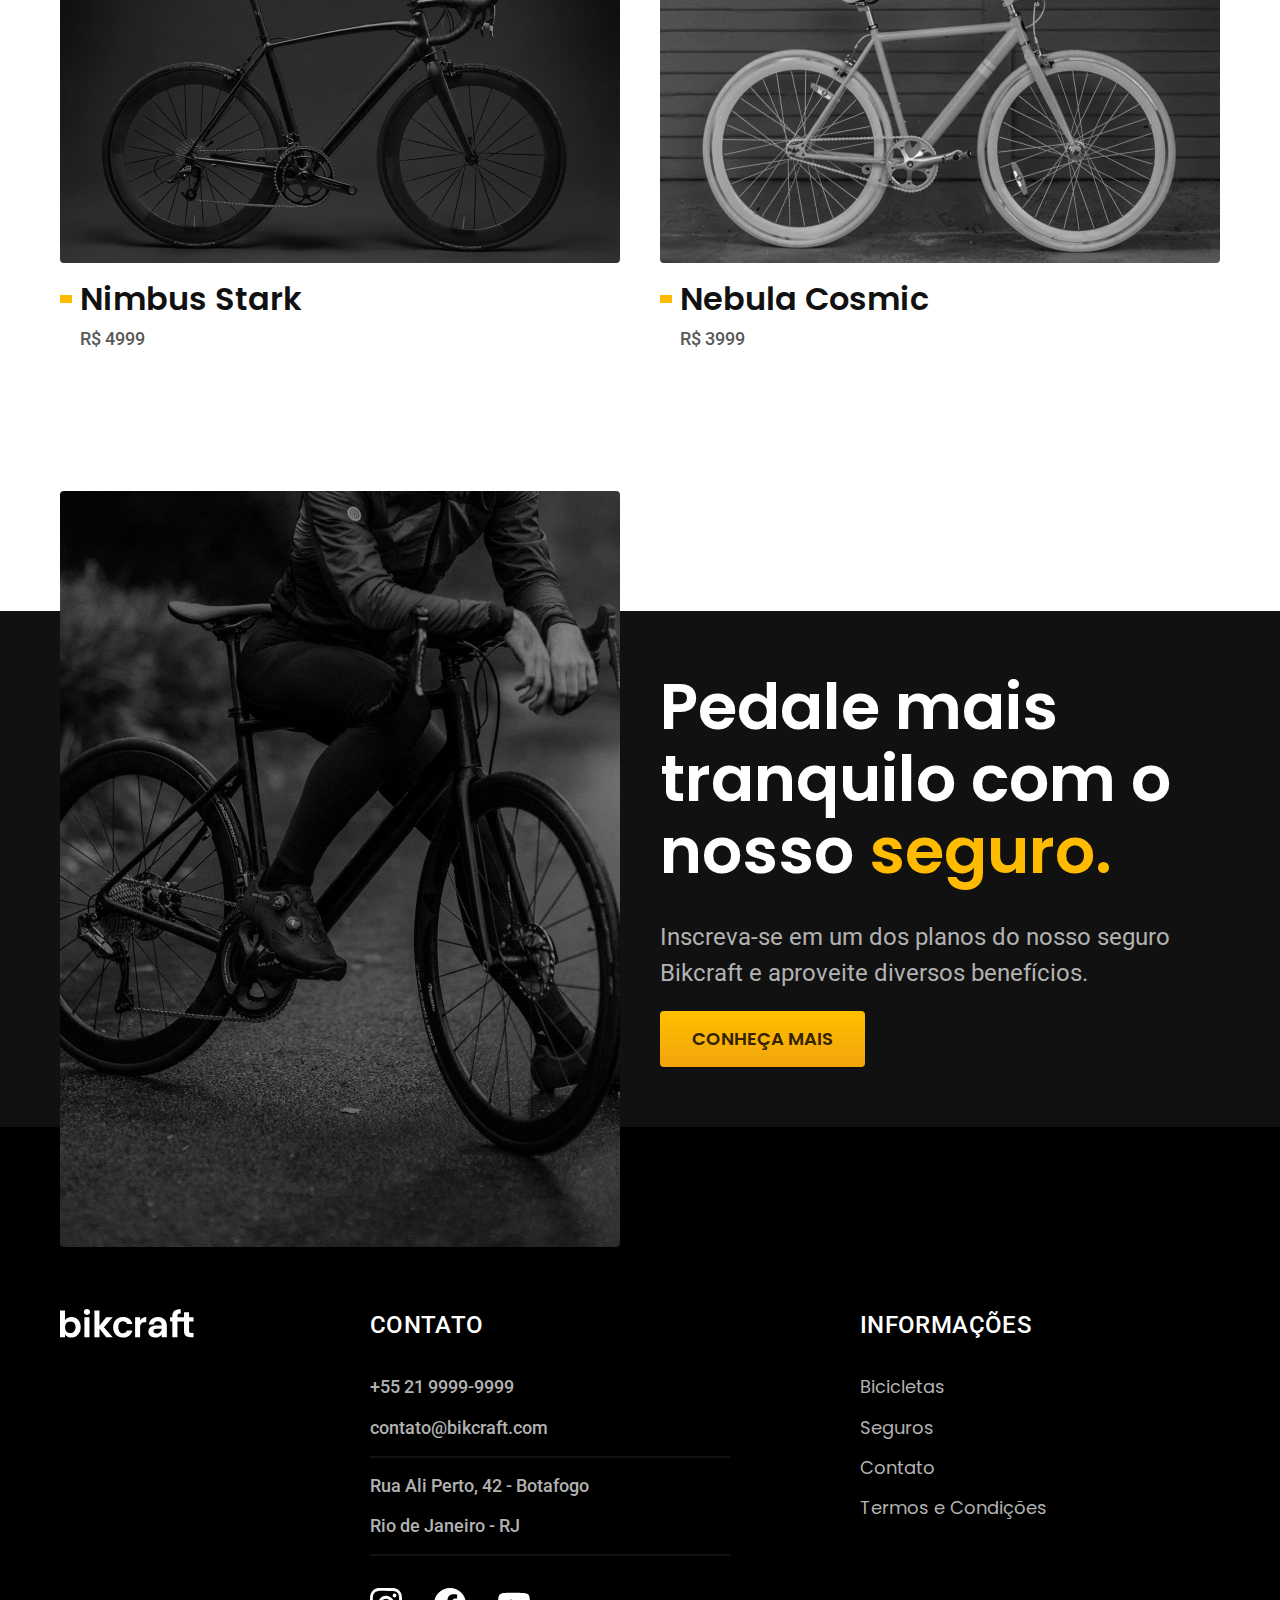
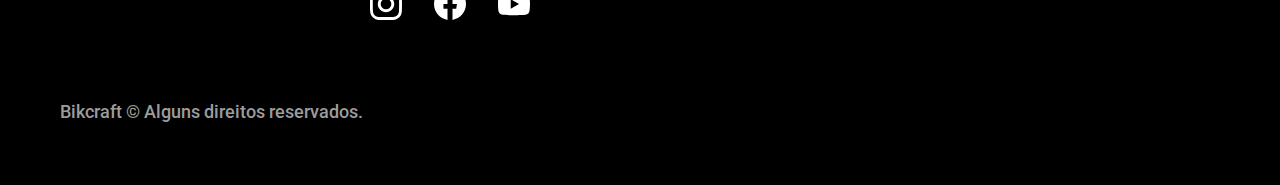
<file: bicicletas/magic.html>
<!DOCTYPE html>
<html lang="pt-br">

<head>
  <meta charset="UTF-8">
  <meta name="viewport" content="width=device-width, initial-scale=1.0">

  <title>Magic | Bikcraft</title>
  <meta name="description" content="Magic.">

  <link rel="icon" href="../favicon.svg" type="image/svg+xml">
  <link rel="preload" href="../css/style.min.css" as="style">
  <link rel="stylesheet" href="../css/style.min.css">
  <script>document.documentElement.classList.add('js');</script>

  <link rel="preconnect" href="https://fonts.googleapis.com">
  <link rel="preconnect" href="https://fonts.gstatic.com" crossorigin>
  <link href="https://fonts.googleapis.com/css2?family=Merriweather:ital,wght@1,900&family=Poppins:wght@400;600&family=Roboto:wght@400;500&display=swap" rel="stylesheet">
</head>

<body id="bicicleta">
  <header class="header-bg">
    <div class="header container">
      <a href="../">
        <img src="../img/bikcraft.svg" alt="Bikcraft">
      </a>

      <nav aria-label="primaria">
        <ul class="header-menu font-1-m cor-0">
          <li><a href="../bicicletas.html">Bicicletas</a></li>
          <li><a href="../seguros.html">Seguros</a></li>
          <li><a href="../contato.html">Contato</a></li>
        </ul>
      </nav>
    </div>
  </header>

  <main class="titulo-bg">
    <div>
      <div class="titulo container">
        <p class="font-2-xl cor-5">R$ 2499</p>
        <h1 class="font-1-xxl cor-0">Magic Might<span class="cor-p1">.</span></h1>
      </div>
    </div>
    <div class="bicicleta container">
      <div class="bicicleta-imagens">
        <img src="../img/bicicleta/nimbus2.jpg" alt="Bicicleta 1">
        <img src="../img/bicicleta/nimbus1.jpg" alt="Bicicleta 2">
        <img src="../img/bicicleta/nimbus3.jpg" alt="Bicicleta 3">
      </div>
      <div class="bicicleta-conteudo">
        <p class="font-2-l cor-5">A Magic Might é a melhor Bikcraft já criada pela nossa equipe. Ela vem equipada com os melhores acessórios, o que garante maior velocidade.</p>
        <div class="bicicleta-comprar">
          <a class="botao" href="../orcamento.html?tipo=bikcraft&produto=magic">Comprar Agora</a>
          <span class="font-1-xs cor-6"><img src="../img/icones/entrega.svg" alt=""> entrega em 5 dias</span>
          <span class="font-1-xs cor-6"><img src="../img/icones/estoque.svg" alt=""> 18 em estoque</span>
        </div>

        <h2 class="font-1-xs cor-0">Informações</h2>
        <ul class="bicicleta-informacoes">
          <li>
            <img src="../img/icones/eletrica.svg" alt="">
            <h3 class="font-1-m cor-0">Motor Elétrico</h3>
            <p class="font-2-xs cor-5">Permite você viajar distâncias inimaginaveis com a sua bike.</p>
          </li>
          <li>
            <img src="../img/icones/velocidade.svg" alt="">
            <h3 class="font-1-m cor-0">45 km/h</h3>
            <p class="font-2-xs cor-5">A mais rápida bicicleta elétrica disponível hoje no mercado.</p>
          </li>
          <li>
            <img src="../img/icones/rastreador.svg" alt="">
            <h3 class="font-1-m cor-0">Rastreador</h3>
            <p class="font-2-xs cor-5">Rastreador e sistema anti-furto para garantir o seu sossego.</p>
          </li>
          <li>
            <img src="../img/icones/carbono.svg" alt="">
            <h3 class="font-1-m cor-0">Fibra de Carbono</h3>
            <p class="font-2-xs cor-5">Maior proteção possível para a sua Bikcraft com fibra de carbono.</p>
          </li>
        </ul>
        <h2 class="font-1-xs cor-0">Ficha Técnica</h2>
        <ul class="bicicleta-ficha font-2-s cor-4">
          <li>Peso <span>9 kg</span></li>
          <li>Altura <span>60 cm</span></li>
          <li>Largura <span>120 cm</span></li>
          <li>Profundidade <span>10 cm</span></li>
          <li>Marchas <span>16</span></li>
          <li>Roda <span>29</span></li>
        </ul>
      </div>
    </div>
  </main>

  <article class="bicicletas-lista container">
    <h2 class="font-1-xxl">escolha a sua<span class="cor-p1">.</span></h2>

    <ul>
      <li>
        <a href="./nimbus.html">
          <img src="../img/bicicletas/nimbus.jpg" alt="Bicicleta preta">
          <h3 class="font-1-xl">Nimbus Stark</h3>
          <span class="font-2-m cor-8">R$ 4999</span>
        </a>
      </li>
      <li>
        <a href="./nebula.html">
          <img src="../img/bicicletas/nebula.jpg" alt="Bicicleta preta">
          <h3 class="font-1-xl">Nebula Cosmic</h3>
          <span class="font-2-m cor-8">R$ 3999</span>
        </a>
      </li>
    </ul>
  </article>

  <article class="seguro-bg">
    <div class="seguro container">
      <div class="seguro-imagem">
        <img src="../img/fotos/seguros.jpg" alt="Pessoa parada em cima de uma bicicleta.">
      </div>
      <div class="seguro-conteudo">
        <h2 class="font-1-xxl cor-0">Pedale mais tranquilo com o nosso <span class="cor-p1">seguro.</span></h2>
        <p class="font-2-l cor-5">Inscreva-se em um dos planos do nosso seguro Bikcraft e aproveite diversos benefícios.</p>
        <a class="botao" href="../seguros.html">Conheça Mais</a>
      </div>
    </div>
  </article>

  <footer class="footer-bg">
    <div class="footer container">
      <img src="../img/bikcraft.svg" alt="Bikcraft">
      <div class="footer-contato">
        <h3 class="font-2-l-b cor-0">Contato</h3>
        <ul class="font-2-m cor-5">
          <li><a href="tel:+552199999999">+55 21 9999-9999</a></li>
          <li><a href="mailto:contato@bikcraft.com">contato@bikcraft.com</a></li>
          <li>Rua Ali Perto, 42 - Botafogo</li>
          <li>Rio de Janeiro - RJ</li>
        </ul>
        <div class="footer-redes">
          <a href="../">
            <img src="../img/redes/instagram.svg" alt="Instagram">
          </a>
          <a href="../">
            <img src="../img/redes/facebook.svg" alt="Facebook">
          </a>
          <a href="../">
            <img src="../img/redes/youtube.svg" alt="Youtube">
          </a>
        </div>
      </div>
      <div class="footer-informacoes">
        <h3 class="font-2-l-b cor-0">Informações</h3>
        <nav>
          <ul class="font-1-m cor-5">
            <li><a href="../bicicletas.html">Bicicletas</a></li>
            <li><a href="../seguros.html">Seguros</a></li>
            <li><a href="../contato.html">Contato</a></li>
            <li><a href="../termos.html">Termos e Condições</a></li>
          </ul>
        </nav>
      </div>
      <p class="footer-copy font-2-m cor-6">Bikcraft © Alguns direitos reservados.</p>
    </div>
  </footer>
  <script src="../js/script.js"></script>
</body>

</html>
</file>
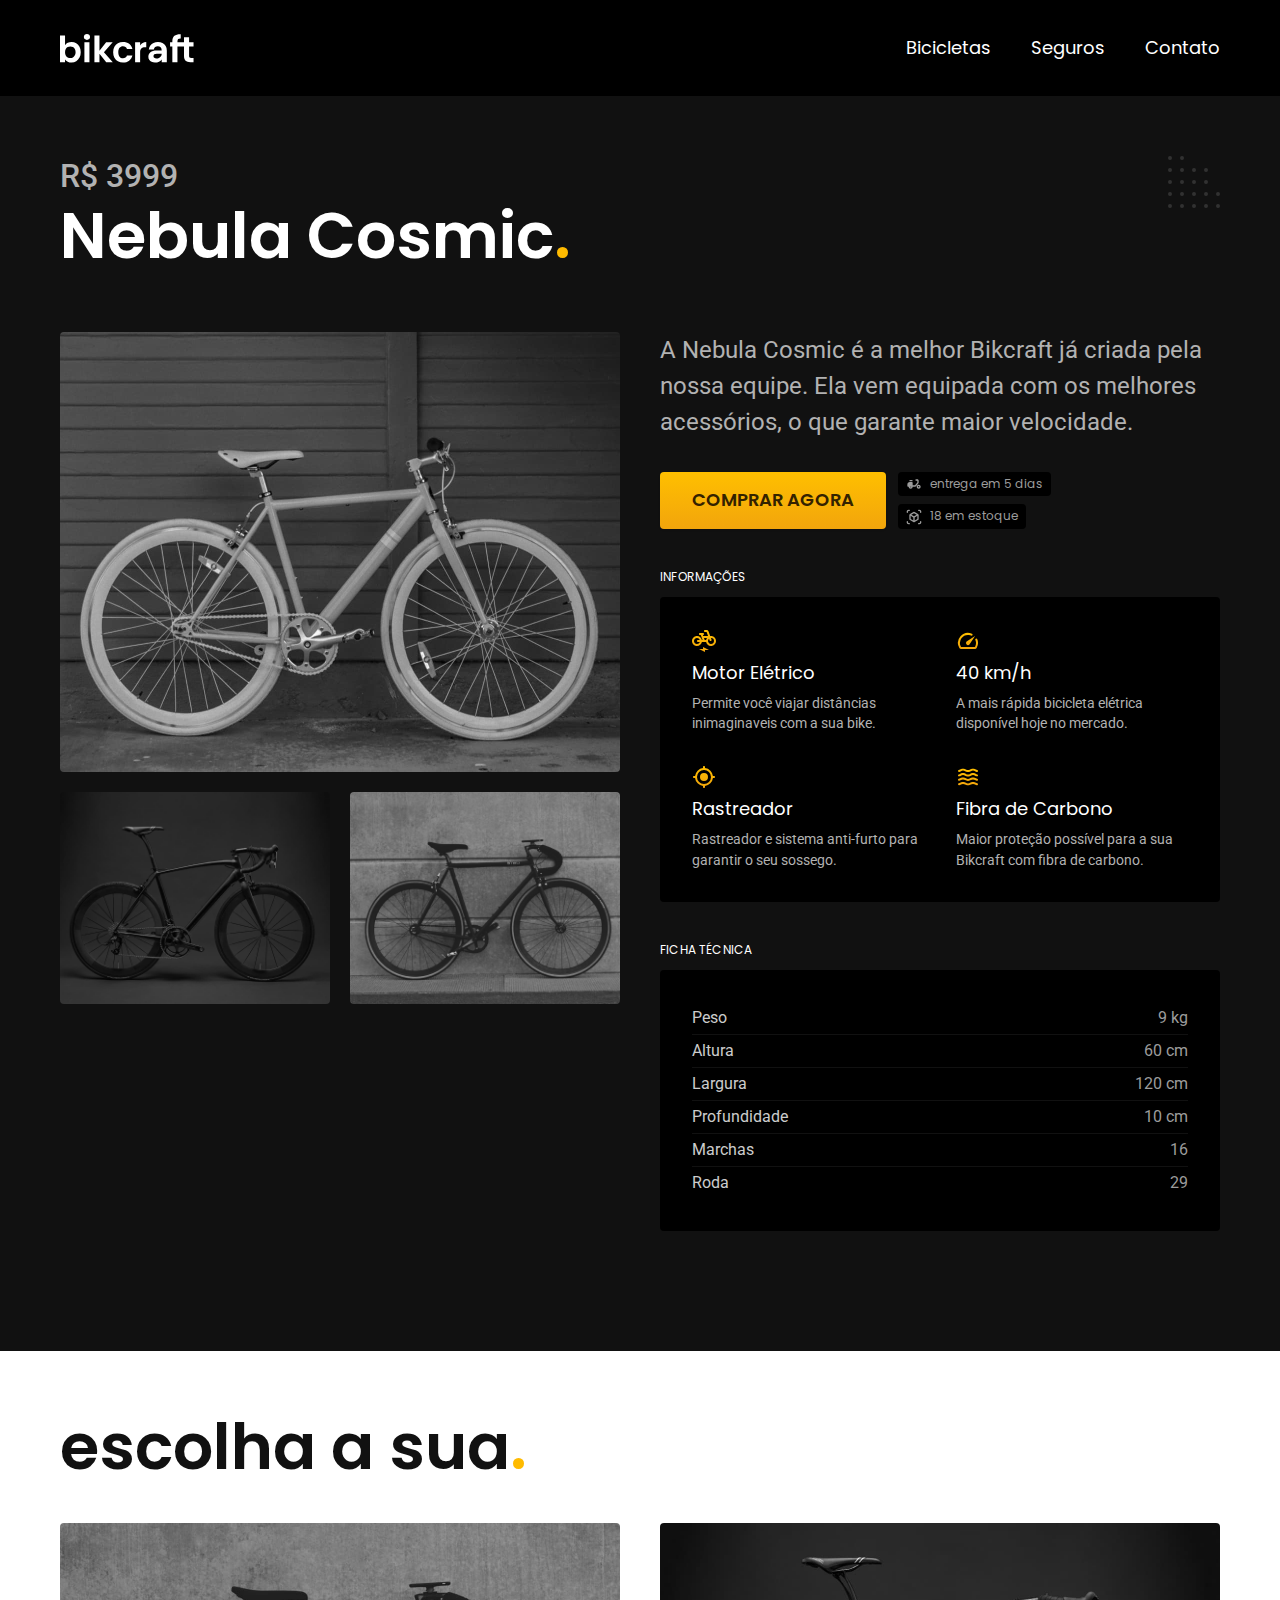
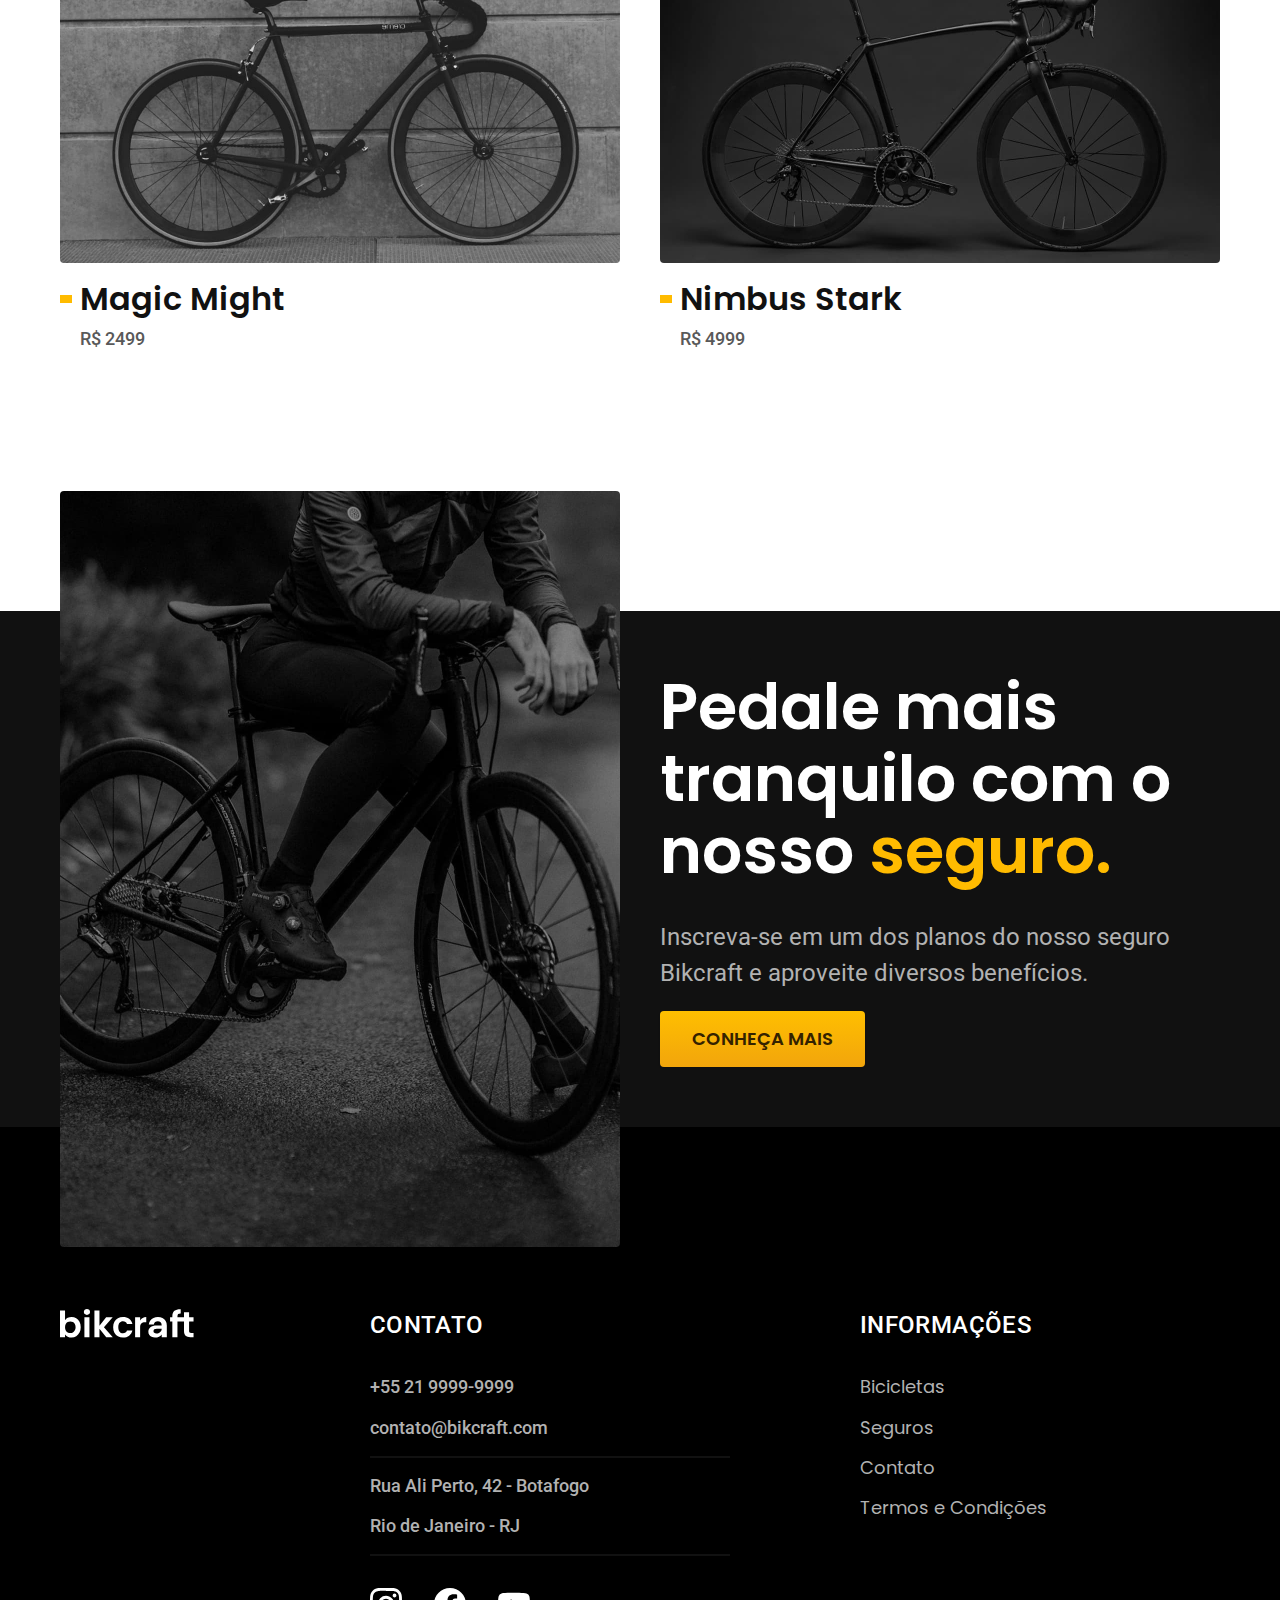
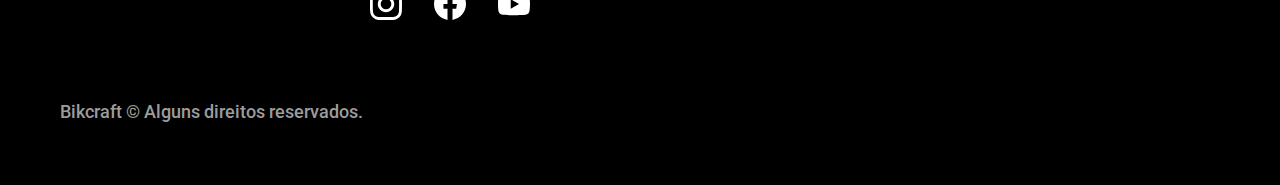
<file: bicicletas/nebula.html>
<!DOCTYPE html>
<html lang="pt-br">

<head>
  <meta charset="UTF-8">
  <meta name="viewport" content="width=device-width, initial-scale=1.0">

  <title>Nebula | Bikcraft</title>
  <meta name="description" content="Nebula.">

  <link rel="icon" href="../favicon.svg" type="image/svg+xml">
  <link rel="preload" href="../css/style.min.css" as="style">
  <link rel="stylesheet" href="../css/style.min.css">
  <script>document.documentElement.classList.add('js');</script>

  <link rel="preconnect" href="https://fonts.googleapis.com">
  <link rel="preconnect" href="https://fonts.gstatic.com" crossorigin>
  <link href="https://fonts.googleapis.com/css2?family=Merriweather:ital,wght@1,900&family=Poppins:wght@400;600&family=Roboto:wght@400;500&display=swap" rel="stylesheet">
</head>

<body id="bicicleta">
  <header class="header-bg">
    <div class="header container">
      <a href="../">
        <img src="../img/bikcraft.svg" alt="Bikcraft">
      </a>

      <nav aria-label="primaria">
        <ul class="header-menu font-1-m cor-0">
          <li><a href="../bicicletas.html">Bicicletas</a></li>
          <li><a href="../seguros.html">Seguros</a></li>
          <li><a href="../contato.html">Contato</a></li>
        </ul>
      </nav>
    </div>
  </header>

  <main class="titulo-bg">
    <div>
      <div class="titulo container">
        <p class="font-2-xl cor-5">R$ 3999</p>
        <h1 class="font-1-xxl cor-0">Nebula Cosmic<span class="cor-p1">.</span></h1>
      </div>
    </div>
    <div class="bicicleta container">
      <div class="bicicleta-imagens">
        <img src="../img/bicicleta/nimbus3.jpg" alt="Bicicleta 1">
        <img src="../img/bicicleta/nimbus1.jpg" alt="Bicicleta 2">
        <img src="../img/bicicleta/nimbus2.jpg" alt="Bicicleta 3">
      </div>
      <div class="bicicleta-conteudo">
        <p class="font-2-l cor-5">A Nebula Cosmic é a melhor Bikcraft já criada pela nossa equipe. Ela vem equipada com os melhores acessórios, o que garante maior velocidade.</p>
        <div class="bicicleta-comprar">
          <a class="botao" href="../orcamento.html?tipo=bikcraft&produto=nebula">Comprar Agora</a>
          <span class="font-1-xs cor-6"><img src="../img/icones/entrega.svg" alt=""> entrega em 5 dias</span>
          <span class="font-1-xs cor-6"><img src="../img/icones/estoque.svg" alt=""> 18 em estoque</span>
        </div>

        <h2 class="font-1-xs cor-0">Informações</h2>
        <ul class="bicicleta-informacoes">
          <li>
            <img src="../img/icones/eletrica.svg" alt="">
            <h3 class="font-1-m cor-0">Motor Elétrico</h3>
            <p class="font-2-xs cor-5">Permite você viajar distâncias inimaginaveis com a sua bike.</p>
          </li>
          <li>
            <img src="../img/icones/velocidade.svg" alt="">
            <h3 class="font-1-m cor-0">40 km/h</h3>
            <p class="font-2-xs cor-5">A mais rápida bicicleta elétrica disponível hoje no mercado.</p>
          </li>
          <li>
            <img src="../img/icones/rastreador.svg" alt="">
            <h3 class="font-1-m cor-0">Rastreador</h3>
            <p class="font-2-xs cor-5">Rastreador e sistema anti-furto para garantir o seu sossego.</p>
          </li>
          <li>
            <img src="../img/icones/carbono.svg" alt="">
            <h3 class="font-1-m cor-0">Fibra de Carbono</h3>
            <p class="font-2-xs cor-5">Maior proteção possível para a sua Bikcraft com fibra de carbono.</p>
          </li>
        </ul>
        <h2 class="font-1-xs cor-0">Ficha Técnica</h2>
        <ul class="bicicleta-ficha font-2-s cor-4">
          <li>Peso <span>9 kg</span></li>
          <li>Altura <span>60 cm</span></li>
          <li>Largura <span>120 cm</span></li>
          <li>Profundidade <span>10 cm</span></li>
          <li>Marchas <span>16</span></li>
          <li>Roda <span>29</span></li>
        </ul>
      </div>
    </div>
  </main>

  <article class="bicicletas-lista container">
    <h2 class="font-1-xxl">escolha a sua<span class="cor-p1">.</span></h2>

    <ul>
      <li>
        <a href="./magic.html">
          <img src="../img/bicicletas/magic.jpg" alt="Bicicleta preta">
          <h3 class="font-1-xl">Magic Might</h3>
          <span class="font-2-m cor-8">R$ 2499</span>
        </a>
      </li>
      <li>
        <a href="./nimbus.html">
          <img src="../img/bicicletas/nimbus.jpg" alt="Bicicleta preta">
          <h3 class="font-1-xl">Nimbus Stark</h3>
          <span class="font-2-m cor-8">R$ 4999</span>
        </a>
      </li>
    </ul>
  </article>

  <article class="seguro-bg">
    <div class="seguro container">
      <div class="seguro-imagem">
        <img src="../img/fotos/seguros.jpg" alt="Pessoa parada em cima de uma bicicleta.">
      </div>
      <div class="seguro-conteudo">
        <h2 class="font-1-xxl cor-0">Pedale mais tranquilo com o nosso <span class="cor-p1">seguro.</span></h2>
        <p class="font-2-l cor-5">Inscreva-se em um dos planos do nosso seguro Bikcraft e aproveite diversos benefícios.</p>
        <a class="botao" href="../seguros.html">Conheça Mais</a>
      </div>
    </div>
  </article>

  <footer class="footer-bg">
    <div class="footer container">
      <img src="../img/bikcraft.svg" alt="Bikcraft">
      <div class="footer-contato">
        <h3 class="font-2-l-b cor-0">Contato</h3>
        <ul class="font-2-m cor-5">
          <li><a href="tel:+552199999999">+55 21 9999-9999</a></li>
          <li><a href="mailto:contato@bikcraft.com">contato@bikcraft.com</a></li>
          <li>Rua Ali Perto, 42 - Botafogo</li>
          <li>Rio de Janeiro - RJ</li>
        </ul>
        <div class="footer-redes">
          <a href="../">
            <img src="../img/redes/instagram.svg" alt="Instagram">
          </a>
          <a href="../">
            <img src="../img/redes/facebook.svg" alt="Facebook">
          </a>
          <a href="../">
            <img src="../img/redes/youtube.svg" alt="Youtube">
          </a>
        </div>
      </div>
      <div class="footer-informacoes">
        <h3 class="font-2-l-b cor-0">Informações</h3>
        <nav>
          <ul class="font-1-m cor-5">
            <li><a href="../bicicletas.html">Bicicletas</a></li>
            <li><a href="../seguros.html">Seguros</a></li>
            <li><a href="../contato.html">Contato</a></li>
            <li><a href="../termos.html">Termos e Condições</a></li>
          </ul>
        </nav>
      </div>
      <p class="footer-copy font-2-m cor-6">Bikcraft © Alguns direitos reservados.</p>
    </div>
  </footer>
  <script src="../js/script.js"></script>
</body>

</html>
</file>
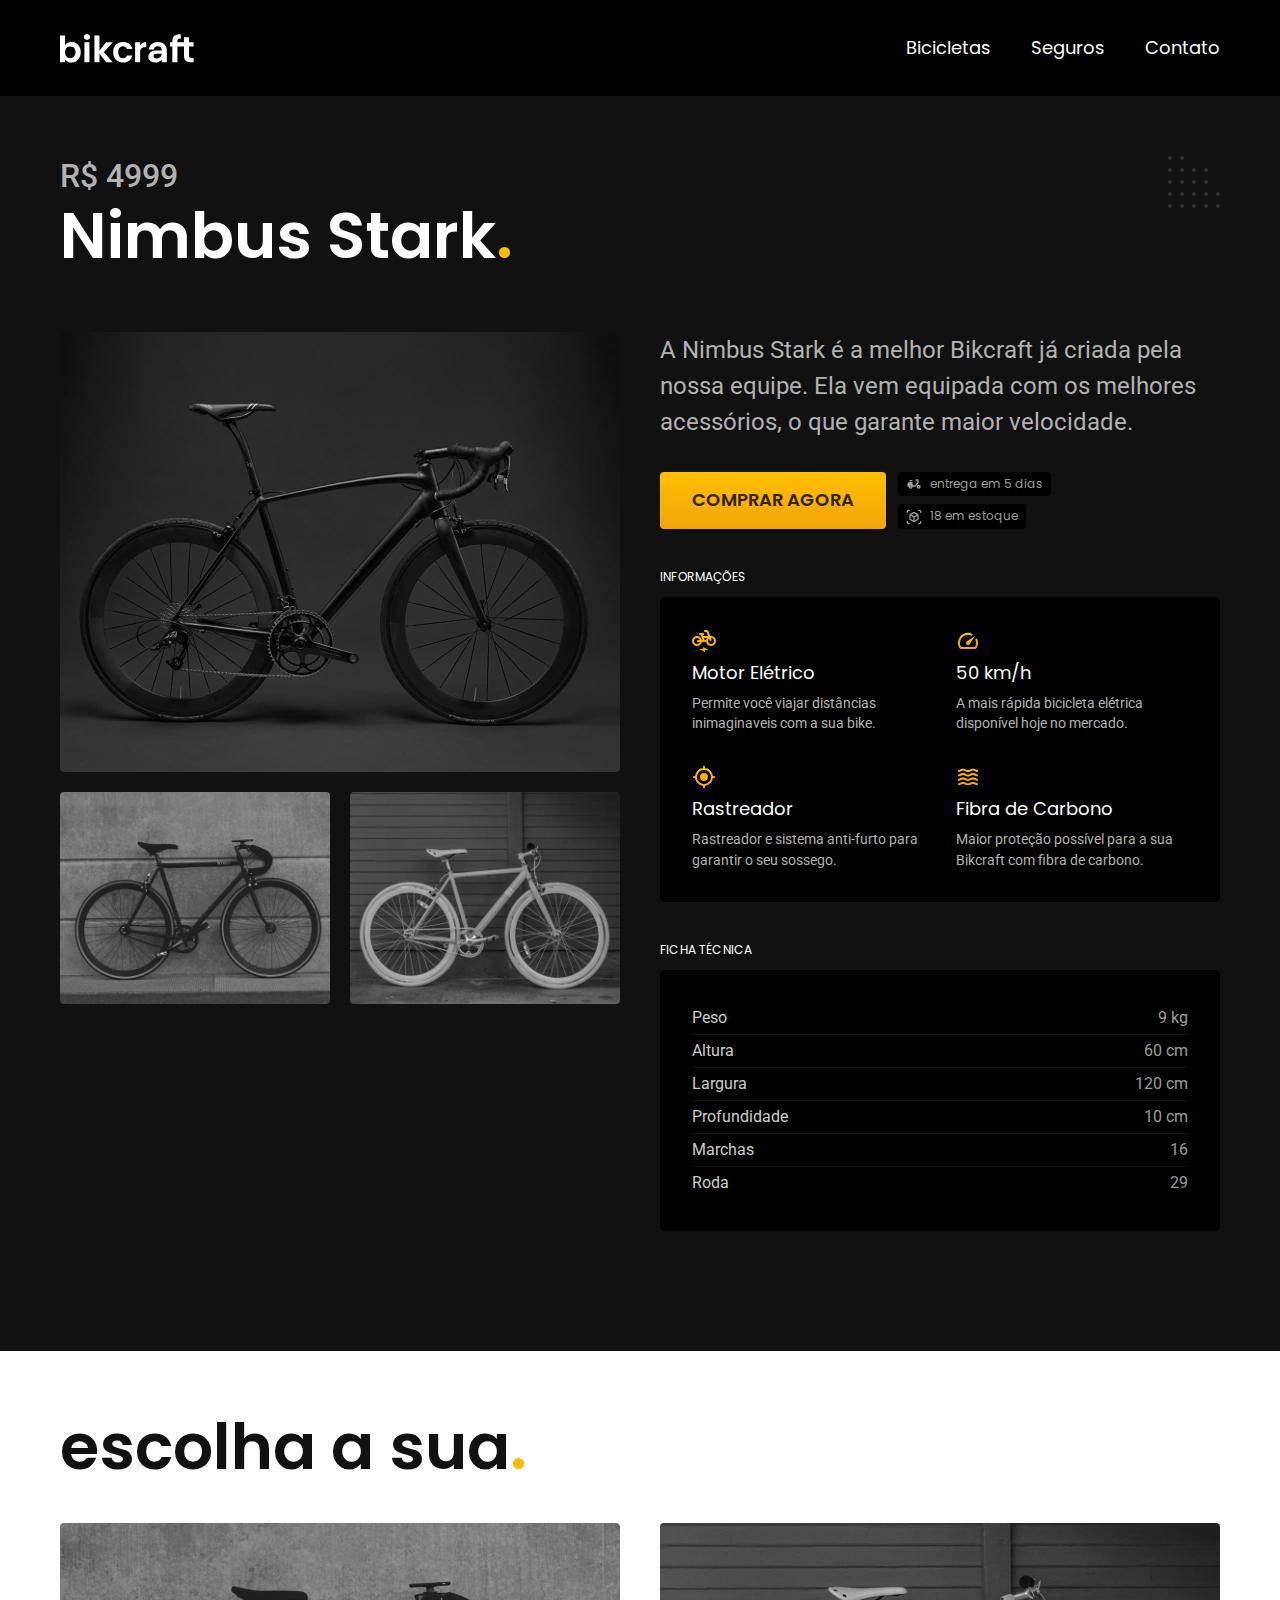
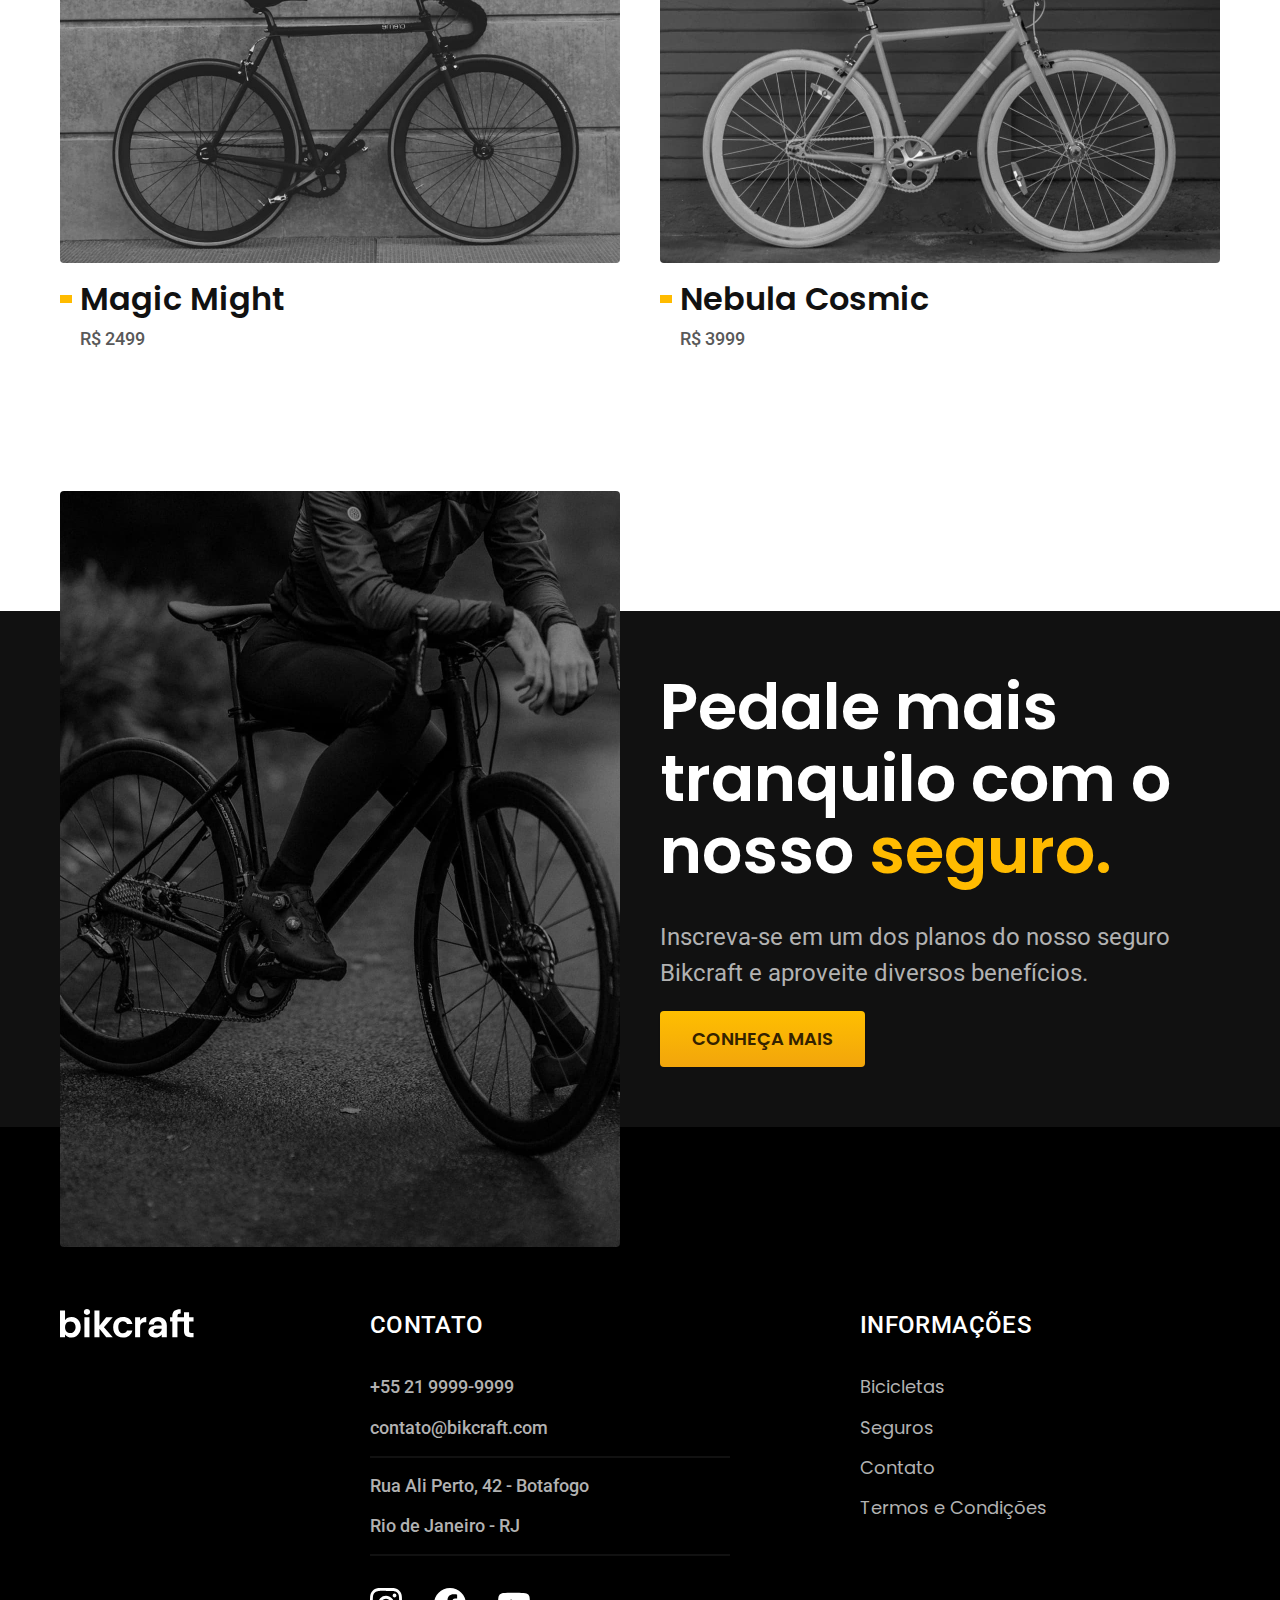
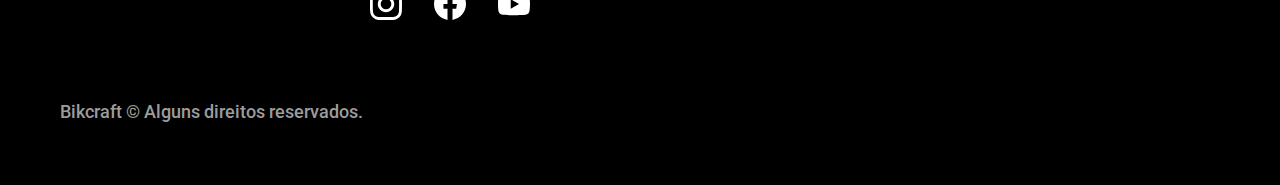
<file: bicicletas/nimbus.html>
<!DOCTYPE html>
<html lang="pt-br">

<head>
  <meta charset="UTF-8">
  <meta name="viewport" content="width=device-width, initial-scale=1.0">

  <title>Nimbus | Bikcraft</title>
  <meta name="description" content="Nimbus.">

  <link rel="icon" href="../favicon.svg" type="image/svg+xml">
  <link rel="preload" href="../css/style.min.css" as="style">
  <link rel="stylesheet" href="../css/style.min.css">
  <script>document.documentElement.classList.add('js');</script>

  <link rel="preconnect" href="https://fonts.googleapis.com">
  <link rel="preconnect" href="https://fonts.gstatic.com" crossorigin>
  <link href="https://fonts.googleapis.com/css2?family=Merriweather:ital,wght@1,900&family=Poppins:wght@400;600&family=Roboto:wght@400;500&display=swap" rel="stylesheet">
</head>

<body id="bicicleta">
  <header class="header-bg">
    <div class="header container">
      <a href="../">
        <img src="../img/bikcraft.svg" alt="Bikcraft">
      </a>

      <nav aria-label="primaria">
        <ul class="header-menu font-1-m cor-0">
          <li><a href="../bicicletas.html">Bicicletas</a></li>
          <li><a href="../seguros.html">Seguros</a></li>
          <li><a href="../contato.html">Contato</a></li>
        </ul>
      </nav>
    </div>
  </header>

  <main class="titulo-bg">
    <div>
      <div class="titulo container">
        <p class="font-2-xl cor-5">R$ 4999</p>
        <h1 class="font-1-xxl cor-0">Nimbus Stark<span class="cor-p1">.</span></h1>
      </div>
    </div>
    <div class="bicicleta container">
      <div class="bicicleta-imagens">
        <img src="../img/bicicleta/nimbus1.jpg" alt="Bicicleta 1">
        <img src="../img/bicicleta/nimbus2.jpg" alt="Bicicleta 2">
        <img src="../img/bicicleta/nimbus3.jpg" alt="Bicicleta 3">
      </div>
      <div class="bicicleta-conteudo">
        <p class="font-2-l cor-5">A Nimbus Stark é a melhor Bikcraft já criada pela nossa equipe. Ela vem equipada com os melhores acessórios, o que garante maior velocidade.</p>
        <div class="bicicleta-comprar">
          <a class="botao" href="../orcamento.html?tipo=bikcraft&produto=nimbus">Comprar Agora</a>
          <span class="font-1-xs cor-6"><img src="../img/icones/entrega.svg" alt=""> entrega em 5 dias</span>
          <span class="font-1-xs cor-6"><img src="../img/icones/estoque.svg" alt=""> 18 em estoque</span>
        </div>

        <h2 class="font-1-xs cor-0">Informações</h2>
        <ul class="bicicleta-informacoes">
          <li>
            <img src="../img/icones/eletrica.svg" alt="">
            <h3 class="font-1-m cor-0">Motor Elétrico</h3>
            <p class="font-2-xs cor-5">Permite você viajar distâncias inimaginaveis com a sua bike.</p>
          </li>
          <li>
            <img src="../img/icones/velocidade.svg" alt="">
            <h3 class="font-1-m cor-0">50 km/h</h3>
            <p class="font-2-xs cor-5">A mais rápida bicicleta elétrica disponível hoje no mercado.</p>
          </li>
          <li>
            <img src="../img/icones/rastreador.svg" alt="">
            <h3 class="font-1-m cor-0">Rastreador</h3>
            <p class="font-2-xs cor-5">Rastreador e sistema anti-furto para garantir o seu sossego.</p>
          </li>
          <li>
            <img src="../img/icones/carbono.svg" alt="">
            <h3 class="font-1-m cor-0">Fibra de Carbono</h3>
            <p class="font-2-xs cor-5">Maior proteção possível para a sua Bikcraft com fibra de carbono.</p>
          </li>
        </ul>
        <h2 class="font-1-xs cor-0">Ficha Técnica</h2>
        <ul class="bicicleta-ficha font-2-s cor-4">
          <li>Peso <span>9 kg</span></li>
          <li>Altura <span>60 cm</span></li>
          <li>Largura <span>120 cm</span></li>
          <li>Profundidade <span>10 cm</span></li>
          <li>Marchas <span>16</span></li>
          <li>Roda <span>29</span></li>
        </ul>
      </div>
    </div>
  </main>

  <article class="bicicletas-lista container">
    <h2 class="font-1-xxl">escolha a sua<span class="cor-p1">.</span></h2>

    <ul>
      <li>
        <a href="./magic.html">
          <img src="../img/bicicletas/magic.jpg" alt="Bicicleta preta">
          <h3 class="font-1-xl">Magic Might</h3>
          <span class="font-2-m cor-8">R$ 2499</span>
        </a>
      </li>
      <li>
        <a href="./nebula.html">
          <img src="../img/bicicletas/nebula.jpg" alt="Bicicleta preta">
          <h3 class="font-1-xl">Nebula Cosmic</h3>
          <span class="font-2-m cor-8">R$ 3999</span>
        </a>
      </li>
    </ul>
  </article>

  <article class="seguro-bg">
    <div class="seguro container">
      <div class="seguro-imagem">
        <img src="../img/fotos/seguros.jpg" alt="Pessoa parada em cima de uma bicicleta.">
      </div>
      <div class="seguro-conteudo">
        <h2 class="font-1-xxl cor-0">Pedale mais tranquilo com o nosso <span class="cor-p1">seguro.</span></h2>
        <p class="font-2-l cor-5">Inscreva-se em um dos planos do nosso seguro Bikcraft e aproveite diversos benefícios.</p>
        <a class="botao" href="../seguros.html">Conheça Mais</a>
      </div>
    </div>
  </article>

  <footer class="footer-bg">
    <div class="footer container">
      <img src="../img/bikcraft.svg" alt="Bikcraft">
      <div class="footer-contato">
        <h3 class="font-2-l-b cor-0">Contato</h3>
        <ul class="font-2-m cor-5">
          <li><a href="tel:+552199999999">+55 21 9999-9999</a></li>
          <li><a href="mailto:contato@bikcraft.com">contato@bikcraft.com</a></li>
          <li>Rua Ali Perto, 42 - Botafogo</li>
          <li>Rio de Janeiro - RJ</li>
        </ul>
        <div class="footer-redes">
          <a href="../">
            <img src="../img/redes/instagram.svg" alt="Instagram">
          </a>
          <a href="../">
            <img src="../img/redes/facebook.svg" alt="Facebook">
          </a>
          <a href="../">
            <img src="../img/redes/youtube.svg" alt="Youtube">
          </a>
        </div>
      </div>
      <div class="footer-informacoes">
        <h3 class="font-2-l-b cor-0">Informações</h3>
        <nav>
          <ul class="font-1-m cor-5">
            <li><a href="../bicicletas.html">Bicicletas</a></li>
            <li><a href="../seguros.html">Seguros</a></li>
            <li><a href="../contato.html">Contato</a></li>
            <li><a href="../termos.html">Termos e Condições</a></li>
          </ul>
        </nav>
      </div>
      <p class="footer-copy font-2-m cor-6">Bikcraft © Alguns direitos reservados.</p>
    </div>
  </footer>
  <script src="../js/script.js"></script>
</body>

</html>
</file>
<file: css/style.min.css>
body{margin:0;font-family:Arial,Helvetica,sans-serif;color:#111}blockquote,dd,h1,h2,h3,h4,p,ul{margin:0}ul{padding:0;list-style:none}a{text-decoration:none;color:inherit}img{max-width:100%;height:auto;display:block}img[src$=".jpg"]{border-radius:4px}.font-1-xs{font:400 0.75rem/1.35 Poppins,sans-serif}.font-2-xs{font:400 0.875rem/1.43 Roboto,sans-serif}.font-1-s{font:400 1rem/1.5 Poppins,sans-serif}.font-2-s{font:400 1rem/1.5 Roboto,sans-serif}.font-1-m,.font-1-m-b{font:400 1.125rem/1.35 Poppins,sans-serif}.font-1-m-b{font-weight:600}.font-2-m{font:500 1.125rem/1.35 Roboto,sans-serif}.font-1-l{font:400 1.5rem/1.5 Poppins,sans-serif}.font-2-l,.font-2-l-b{font:400 1.5rem/1.5 Roboto,sans-serif}.font-2-l-b{font-weight:500;letter-spacing:.015em;text-transform:uppercase}.font-1-xl{font:600 2rem/1.25 Poppins,sans-serif}.font-2-xl{font:500 2rem/1.25 Roboto,sans-serif}.font-1-xxl{font:600 4rem/1.125 Poppins,sans-serif}@media (max-width:1200px){.font-1-xxl{font-size:3rem}.font-2-l,.font-2-l-b{font-size:1.125rem}}@media (max-width:800px){.font-1-xxl{font-size:2rem}.font-1-xl,.font-2-xl{font-size:1.5rem}}:root{--cor-0:#ffffff;--cor-1:#f7f7f7;--cor-2:#ededed;--cor-3:#dedede;--cor-4:#cccccc;--cor-5:#b2b2b2;--cor-6:#9c9c9c;--cor-7:#717171;--cor-8:#595959;--cor-9:#404040;--cor-10:#2e2e2e;--cor-11:#111111;--cor-12:#000000;--cor-p1:#ffbb00;--cor-p2:#e4a30b;--cor-p3:#a66f00;--cor-p4:#664400;--cor-p5:#332200}.cor-0{color:var(--cor-0)}.cor-1{color:var(--cor-1)}.cor-2{color:var(--cor-2)}.cor-3{color:var(--cor-3)}.cor-4{color:var(--cor-4)}.cor-5{color:var(--cor-5)}.cor-6{color:var(--cor-6)}.cor-7{color:var(--cor-7)}.cor-8{color:var(--cor-8)}.cor-9{color:var(--cor-9)}.cor-10{color:var(--cor-10)}.cor-11{color:var(--cor-11)}.cor-12{color:var(--cor-12)}.cor-p1{color:var(--cor-p1)}.cor-p2{color:var(--cor-p2)}.cor-p3{color:var(--cor-p3)}.cor-p4{color:var(--cor-p4)}.cor-p5{color:var(--cor-p5)}.js .fadeInDown{transform:translate3d(0,-20px,0)}.js .fadeInUp{transform:translate3d(0,20px,0)}.js .fadeInRight{transform:translate3d(20px,0,0)}.js .fadeInLeft{transform:translate3d(-20px,0,0)}.js [data-anime]{opacity:0}.js .anime{opacity:1;transform:none;transition:transform .8s,opacity .8s}.header-bg{background-color:var(--cor-12)}.header{display:flex;flex-wrap:wrap;gap:20px;justify-content:space-between;align-items:center;padding-top:20px;padding-bottom:20px}.header-menu{display:flex;flex-wrap:wrap;gap:40px}.header-menu a{display:inline-block;padding:16px 0;position:relative}.header-menu a:after{content:"";display:block;height:2px;width:0;background:var(--cor-0);margin-top:4px;transition:.3s;position:absolute}.header-menu a.ativo::after,.header-menu a:hover::after{width:100%}@media (max-width:800px){.header-menu{gap:20px}.header-menu a{background:var(--cor-11);padding:12px 16px;border-radius:4px}.header-menu a:hover{background-color:var(--cor-10)}.header a:after{display:none}}@media (max-width:600px){.header-menu{gap:12px}.header-menu a{padding:8px 12px;font-size:14px}}.footer-bg{background-color:var(--cor-12)}.footer{display:grid;grid-template-columns:3fr 5fr 4fr;gap:40px;padding-top:60px;padding-bottom:60px}.footer h3{margin-bottom:32px}.footer-contato ul{margin-bottom:32px}.footer-contato li:nth-child(even):after{content:"";display:block;max-width:360px;height:2px;background:var(--cor-11);margin-top:16px}.footer li{margin-bottom:16px}.footer-redes{display:flex;gap:32px}.footer a:hover{color:var(--cor-0)}.footer-copy{grid-column:1/-1;margin-top:40px}@media (max-width:800px){.footer>img{display:none}.footer{grid-template-columns:1fr 1fr}}@media (max-width:600px){.footer{grid-template-columns:1fr;gap:60px}.footer-copy{margin-top:0}}.container{box-sizing:border-box;max-width:1200px;padding-left:20px;padding-right:20px;margin-left:auto;margin-right:auto}.botao{display:inline-block;padding:16px 32px;background:linear-gradient(#ffbf00,#f2a50c);border-radius:4px;box-shadow:0 1px 2px rgba(0,0,0,.1);text-transform:uppercase;color:var(--cor-p5);font:600 1.125rem/1.35 Poppins,sans-serif;max-width:max-content;border:none;cursor:pointer}.botao:hover{background:linear-gradient(#ffb60d,#e59317)}.botao.secundario{background:var(--cor-10);color:var(--cor-2)}.botao.secundario:hover{background:var(--cor-9)}.botao.seta{display:flex;align-items:center}.botao.seta::after{content:"";display:inline-block;width:18px;height:10px;margin-left:12px;background:url("../img/icones/seta.svg");transition:transform .2s}.botao.seta:hover::after{transform:translateX(4px)}@media (max-width:600px){.botao{padding:12px 16px;font-size:1rem}}.link{display:inline-block;color:var(--cor-p1);font:500 1.5rem/1.5 Poppins,sans-serif;text-transform:uppercase}.link::after{content:"";display:block;width:100%;height:4px;background-color:currentColor}.link:hover{color:var(--cor-0)}.titulo-bg{padding-top:60px;padding-bottom:60px;background-color:var(--cor-11)}.titulo{background:url("../img/dec/top-right.svg") no-repeat top right 20px}.titulo p{margin-bottom:4px}@media (max-width:800px){.titulo-bg{padding-top:40px;padding-bottom:40px}.titulo p{font-size:1rem;text-transform:lowercase;font-weight:400}}.form{display:grid;grid-template-columns:1fr 1fr;gap:20px}.form label{display:block;font:400 1rem/1.5 Poppins,sans-serif;margin-bottom:4px}.form .col-2{grid-column:span 2}.form input[type=email],.form input[type=text],.form textarea{font:400 1rem/1.5 Roboto,sans-serif;background:var(--cor-1);border:1px solid var(--cor-2);padding:12px;border-radius:4px;width:100%;box-sizing:border-box}.form input[type=email]:focus,.form input[type=text]:focus,.form textarea:focus{outline:0;border-color:var(--cor-p1);background:var(--cor-0);box-shadow:0 0 0 2px #fea}@media (max-width:600px){.form{grid-template-columns:1fr}.form .col-2{grid-column:1}}.introducao-bg{background:var(--cor-12) url("../img/dec/bottom-left.svg") no-repeat bottom 160px left 20px;box-shadow:inset 0 -120px var(--cor-0)}.introducao{display:grid;grid-template-columns:1fr 1fr;gap:0 40px}.introducao-conteudo{align-self:end;padding-bottom:200px}.introducao img{width:100%;height:100%;object-fit:cover;border-radius:4px}.introducao h1{margin-bottom:32px}.introducao p{margin-bottom:20px}@media (max-width:800px){.introducao-bg{background:var(--cor-11);padding-top:40px;box-shadow:inset 0 -60px #fff}.introducao{grid-template-columns:1fr;gap:32px}.introducao-conteudo{padding-bottom:0}.introducao h1{margin-bottom:16px}.introducao img{height:300px;width:100%}}.tecnologia-bg{background-color:var(--cor-11);box-shadow:inset 0 80px var(--cor-0),inset 0 -80px var(--cor-0)}.tecnologia{display:grid;grid-template-columns:1fr 1fr;gap:40px}.tecnologia-imagem img{width:100%;height:100%;object-fit:cover;object-position:left}.tecnologia-conteudo{padding-top:160px;padding-bottom:160px}.tecnologia-conteudo>span{display:block;margin-bottom:20px}.tecnologia-conteudo h2{margin-bottom:32px}.tecnologia-conteudo>p{margin-bottom:20px}.tecnologia a{margin-bottom:80px}.tecnologia-vantagens{display:flex;gap:40px}.tecnologia-vantagens h3{margin-bottom:8px;width:max-content}.tecnologia-vantagens img{width:24px;margin-bottom:8px}@media (max-width:800px){.tecnologia-bg{box-shadow:initial}.tecnologia{grid-template-columns:1fr}.tecnologia-conteudo{padding-top:60px;padding-bottom:60px}.tecnologia-imagem{display:none}.tecnologia a{margin-bottom:60px}}@media (max-width:600px){.tecnologia-vantagens{flex-direction:column}}.parceiros{padding-top:60px;padding-bottom:120px}.parceiros h2{margin-bottom:60px}.parceiros ul{padding:0 20px;max-width:1400px;display:grid;grid-template-columns:repeat(4,1fr);margin:0 auto}.parceiros li{display:flex;padding:32px;border-left:2px solid var(--cor-2)}.parceiros img{margin:auto}.parceiros li:first-child,.parceiros li:nth-child(5){border-left:none}.parceiros li:nth-child(n+5){border-top:2px solid var(--cor-2)}@media (max-width:800px){.parceiros{padding-bottom:60px}.parceiros h2{margin-bottom:20px}.parceiros ul{grid-template-columns:repeat(2,1fr)}.parceiros li:nth-child(n+3){border-top:2px solid var(--cor-2)}.parceiros li:nth-child(odd){border-left:none}}.depoimento{display:grid;grid-template-columns:1fr 1fr;background-color:var(--cor-p1);overflow:hidden}.depoimento img{width:100%;height:100%;object-fit:cover;border-radius:0}.depoimento-conteudo{padding:40px 40px 80px 80px;align-self:end;background:url("../img/dec/bottom-right-p.svg") no-repeat bottom 40px right 40px}.depoimento-conteudo p{max-width:32ch;font-family:Merriweather,serif;font-style:italic;font-weight:900;margin-bottom:32px;position:relative}.depoimento p::after,.depoimento p::before{font-size:5rem;color:var(--cor-p2);position:absolute}.depoimento p::before{content:"“";left:-50px;top:-20px}.depoimento p::after{content:"”"}@media (min-width:1200px){.depoimento img{max-height:520px}}@media (max-width:800px){.depoimento{grid-template-columns:1fr;text-align:center}.depoimento img{max-height:200px}.depoimento-conteudo{padding:40px 20px;margin:auto}}.bicicletas-lista{padding-top:60px;padding-bottom:120px}.bicicletas-lista h2{margin-bottom:40px}.bicicletas-lista ul{display:flex;gap:40px;padding:0 20px 20px 20px;max-width:1400px;margin-left:auto;margin-right:auto;overflow-x:auto}#bicicleta .bicicletas-lista ul{padding:0 0 20px 0}.bicicletas-lista li{flex:1;min-width:280px}.bicicletas-lista a{display:block}.bicicletas-lista img{margin-bottom:16px}.bicicletas-lista h3{margin-bottom:8px;display:flex;align-items:center}.bicicletas-lista h3::before{content:"";display:inline-block;height:8px;width:12px;margin-right:8px;background-color:var(--cor-p1);transition:width .2s}.bicicletas-lista a:hover h3::before{width:24px}.bicicletas-lista li span{padding-left:20px}@media (max-width:800px){.bicicletas-lista{padding-bottom:60px}.bicicletas-lista ul{gap:20px}}.bicicletas-bg{background:linear-gradient(to right,var(--cor-0) 30%,var(--cor-11) 0)}.bicicletas{display:grid;grid-template-columns:1fr 1fr;gap:40px;padding-top:60px;padding-bottom:60px;background:url("../img/dec/top-right.svg") no-repeat top 40px right 20px}.bicicletas-imagem{display:grid}.bicicletas-imagem img{grid-area:1/1}.bicicletas-imagem span{grid-area:1/1;place-self:start end;margin-top:20px;background:var(--cor-12);display:inline-block;padding:8px 16px 8px 8px;border-radius:4px 0 0 4px}.bicicletas-conteudo{display:grid;grid-template-columns:1fr auto;align-content:start}.bicicletas h2,.bicicletas p{grid-column:1/-1}.bicicletas h2{margin-bottom:20px}.bicicletas h2::before{content:"";display:block;width:12px;height:8px;background-color:var(--cor-p1);margin-bottom:8px}.bicicletas p{margin-bottom:32px}.bicicletas a{place-self:end}.bicicletas li{display:flex;align-items:center}.bicicletas ul{display:grid;gap:16px}.bicicletas-conteudo img{width:24px;margin-right:8px}@media (max-width:800px){.bicicletas-bg{background:var(--cor-11)}.bicicletas{grid-template-columns:1fr;gap:20px;padding-top:40px;padding-bottom:40px}}@media (max-width:600px){.bicicletas-conteudo{grid-template-columns:1fr}.bicicletas ul{font-size:1rem;grid-template-columns:1fr 1fr;margin-bottom:32px}.bicicletas a{place-self:start}}.bicicleta{display:grid;grid-template-columns:1fr 1fr;align-items:start;gap:40px;padding-top:60px;padding-bottom:60px}#bicicleta .titulo p{text-transform:uppercase}.bicicleta-imagens{display:flex;flex-wrap:wrap;gap:20px}.bicicleta-imagens img{flex:1;min-width:200px}.bicicleta-imagens img:first-child{min-width:100%}.bicicleta-conteudo>p{margin-bottom:32px}.bicicleta-comprar{display:grid;grid-template-columns:max-content auto;align-items:center;justify-items:start;gap:8px 12px;margin-bottom:40px}.bicicleta-comprar a{grid-row:span 2}.bicicleta-comprar span{display:flex;align-items:center;background-color:var(--cor-12);gap:8px;padding:4px 8px;border-radius:4px}.bicicleta-conteudo h2{text-transform:uppercase;letter-spacing:.015em;margin-bottom:12px}.bicicleta-ficha,.bicicleta-informacoes{padding:32px;background-color:var(--cor-12);border-radius:4px}.bicicleta-informacoes{margin-bottom:40px;display:grid;grid-template-columns:1fr 1fr;gap:32px}.bicicleta-informacoes img{width:24px;margin-bottom:8px}.bicicleta-informacoes h3{margin-bottom:8px}.bicicleta-ficha li{padding:4px 0;display:flex;justify-content:space-between;border-bottom:1px solid var(--cor-11)}.bicicleta-ficha li:last-child{border-bottom:none}.bicicleta-ficha span{color:var(--cor-6)}@media (max-width:800px){.bicicleta{grid-template-columns:1fr;padding-top:40px;padding-bottom:40px}.bicicleta-imagens{grid-row:2}}@media (max-width:400px){.bicicleta-informacoes{grid-template-columns:1fr}.bicicleta-comprar{grid-template-columns:1fr}}.seguro-bg{background-color:var(--cor-11);box-shadow:inset 0 120px var(--cor-0),inset 0 -120px var(--cor-12)}.seguro{display:grid;grid-template-columns:1fr 1fr;gap:40px}.seguro-imagem img{width:100%;height:100%;object-fit:cover}.seguro-conteudo{padding-top:180px;padding-bottom:180px}.seguro h2{margin-bottom:32px}.seguro p{margin-bottom:20px}@media (max-width:800px){.seguro-bg{box-shadow:inset 0 -60px var(--cor-12)}.seguro{grid-template-columns:1fr}.seguro-conteudo{grid-row:1;padding-top:40px;padding-bottom:0}}.seguros-bg{background:var(--cor-11)}.seguros{padding-top:60px;padding-bottom:60px;display:grid;grid-template-columns:1fr 1fr;gap:40px;align-items:center}#seguros .seguros{padding-top:0}.seguros h2{grid-column:1/-1}.seguros-item{background-color:var(--cor-12);padding:32px 32px 32px 60px;display:grid;grid-template-columns:1fr auto;border-radius:4px}.seguros-item h3{margin-bottom:40px}.seguros-item span{grid-column:2;display:block;text-align:right}.seguros-item ul{grid-column:1/-1;margin-bottom:32px}.seguros-item li{display:flex;align-items:center;position:relative}.seguros-item li+li{margin-top:20px}.seguros-item li::before{content:"";display:inline-block;width:13px;height:9px;background-image:url("../img/icones/lista.svg");position:absolute;left:-21px}.seguros-item a{grid-column:1/-1}@media (max-width:800px){.seguros{grid-template-columns:1fr}}.vantagens-bg{background-color:var(--cor-12)}.vantagens{padding-top:120px;padding-bottom:120px}.vantagens h2{margin-bottom:60px}.vantagens ul{display:grid;grid-template-columns:repeat(auto-fit,minmax(280px,max-content));gap:40px 80px}.vantagens h3,.vantagens img{margin-bottom:8px}@media (max-width:800px){.vantagens{padding-top:60px;padding-bottom:60px}.vantagens h2{margin-bottom:40px}.vantagens ul{gap:20px}}.perguntas{padding-top:120px;padding-bottom:120px}.perguntas h2{margin-bottom:60px}.perguntas dl>div{padding:20px;border-radius:4px}.perguntas dl>div:nth-child(odd){background-color:var(--cor-1)}.perguntas button{display:grid;grid-template-columns:auto 1fr auto;align-items:center;gap:8px;cursor:pointer;border:none;background:0 0;width:100%;text-align:left}.perguntas button::before{content:"";display:inline-block;width:12px;height:8px;background-color:var(--cor-p1)}.perguntas button::after{content:"";display:inline-block;width:14px;height:6px;background:url("../img/icones/seta-abrir.svg");transition:.3s}.perguntas button:hover::after,.perguntas button[aria-expanded=true]::after{transform:rotate(180deg)}.js .perguntas dd{display:none}.js .perguntas dd.ativa{display:block}.perguntas dd{padding-left:20px;padding-top:16px;max-width:80ch}@media (max-width:800px){.perguntas{padding-top:60px;padding-bottom:60px}.perguntas h2{margin-bottom:40px}}#contato{background:linear-gradient(var(--cor-11) 600px,var(--cor-1) 0)}.contato{display:grid;grid-template-columns:5fr 7fr}.contato-dados,.contato-formulario{padding:60px;box-shadow:0 1px 2px rgba(0,0,0,.1)}.contato-dados{border-radius:5px 0 0 5px;background:var(--cor-12) url("../img/dec/bottom-left.svg") no-repeat bottom 20px left 20px}.contato-formulario{border-radius:0 5px 5px 0;background:var(--cor-0) url("../img/dec/bottom-right.svg") no-repeat bottom 20px right 20px}.contato-dados h2{margin-bottom:60px}.contato-endereco{margin-bottom:32px;padding-left:28px;background:url("../img/icones/local.svg") no-repeat 0 2px}.contato-endereco p{margin-bottom:8px}.contato-meios a{display:block;max-width:max-content;margin-bottom:8px;padding-left:28px}.contato-meios a:hover{color:var(--cor-0)}.contato-meios a:first-child{background:url("../img/icones/email.svg") no-repeat 0 2px}.contato-meios a:nth-child(2){margin-bottom:32px}.contato-meios a:nth-child(3){background:url("../img/icones/telefone.svg") no-repeat 0 2px;margin-bottom:60px}.contato-redes{display:flex;gap:32px;padding-left:28px}@media (max-width:800px){.contato{grid-template-columns:1fr}.contato-dados,.contato-formulario{padding:20px}.contato-dados{border-radius:5px 5px 0 0;background:var(--cor-12)}.contato-formulario{border-radius:0 0 5px 5px}.contato-dados h2,.contato-meios a:nth-child(3){margin-bottom:32px}.contato-redes{margin-bottom:12px}}.lojas{display:grid;grid-template-columns:1fr 1fr;gap:0 40px;padding-top:120px;padding-bottom:120px}.lojas h2{grid-column:1/-1;margin-bottom:60px}.lojas img{border-radius:4px 4px 0 0}.lojas-item{border-radius:4px;background:var(--cor-0);box-shadow:0 1px 2px rgba(0,0,0,.1)}.lojas-conteudo{display:grid;grid-template-columns:1fr 1fr;gap:32px 16px;padding:32px}.lojas-conteudo h3,.lojas-tempo{grid-column:1/-1}.lojas-dados{display:grid;gap:8px;border-left:2px solid var(--cor-2);padding-left:12px}.lojas-tempo{display:flex;align-items:center;gap:8px}@media (max-width:800px){.lojas{gap:20px;padding-top:60px;padding-bottom:60px}.lojas h2{margin-bottom:32px}.lojas-conteudo{grid-template-columns:1fr}}@media (max-width:600px){.lojas{grid-template-columns:1fr}}#orcamento{background:linear-gradient(var(--cor-11) 600px,var(--cor-1) 0)}.orcamento{display:grid;grid-template-columns:5fr 7fr;padding-bottom:120px}.orcamento h2{text-transform:uppercase;position:relative;display:flex;align-items:center}.orcamento h2::before{content:"";display:inline-block;width:4px;height:8px;background-color:var(--cor-p1);position:absolute;left:-12px}.orcamento-dados,.orcamento-produto{padding:60px;box-shadow:0 1px 2px rgba(0,0,0,.1)}.orcamento-produto{border-radius:5px 0 0 5px;background:var(--cor-12) url("../img/dec/bottom-left.svg") no-repeat bottom 20px left 20px;display:grid;grid-template-columns:1fr 1fr;gap:20px;align-content:start}.orcamento-produto>*{grid-column:1/-1}.orcamento-produto>label{grid-column:initial}.orcamento-produto label{font:400 1rem/1.5 Poppins,sans-serif;color:var(--cor-4);background-color:var(--cor-10);padding:12px 16px;border-radius:4px;cursor:pointer;display:grid;grid-template-columns:auto 1fr auto;align-items:center;border:1px solid var(--cor-10)}.orcamento-produto input:checked+label{background:var(--cor-0);color:var(--cor-11)}.orcamento-produto label::before{content:"";display:inline-block;box-sizing:border-box;width:12px;height:12px;border:1px solid var(--cor-6);border-radius:50%;margin-right:8px}.orcamento-produto input:checked+label::before{border-color:var(--cor-7);box-shadow:inset 0 0 0 3px var(--cor-0),inset 0 0 0 6px var(--cor-7)}.orcamento-produto label:hover{background-color:var(--cor-9);border-color:var(--cor-9)}.orcamento-produto input:focus+label{box-shadow:0 0 0 2px var(--cor-p1);border-color:var(--cor-12)}.orcamento-produto label span{display:none}.orcamento-produto input:checked+label span{display:inline-block}.orcamento-produto input{opacity:0;position:absolute;pointer-events:none}.orcamento-dados{border-radius:0 5px 5px 0;background:var(--cor-0) url("../img/dec/bottom-right.svg") no-repeat bottom 20px right 20px}.orcamento-conteudo{display:none}.orcamento-conteudo h2,.orcamento-dados h2:nth-of-type(n+2){margin-top:20px}#bikcraft:checked~#orcamento-bikcraft,#seguro:checked~#orcamento-seguro{display:grid;gap:20px}.orcamento-detalhes{display:none;background:var(--cor-0);padding:20px;grid-template-columns:1fr 1fr;border-radius:4px;align-items:center}.orcamento-detalhes li{display:flex;align-items:center;margin-bottom:8px}.orcamento-detalhes li img{width:16px;margin-right:8px}.orcamento-produto input:checked+label+.orcamento-detalhes{display:grid}@media (max-width:1200px){.orcamento-dados,.orcamento-produto{padding:32px}}@media (max-width:800px){.orcamento{grid-template-columns:1fr}.orcamento-produto{border-radius:5px 5px 0 0;background:var(--cor-12)}.orcamento-dados{border-radius:0 0 5px 5px}}@media (max-width:400px){.orcamento-produto{grid-template-columns:1fr}}.termos{padding-top:80px;padding-bottom:80px}.termos h2{font-weight:600;margin-bottom:20px}.termos p+h2{margin-top:40px}.termos p{max-width:75ch;margin-bottom:24px}
</file>
